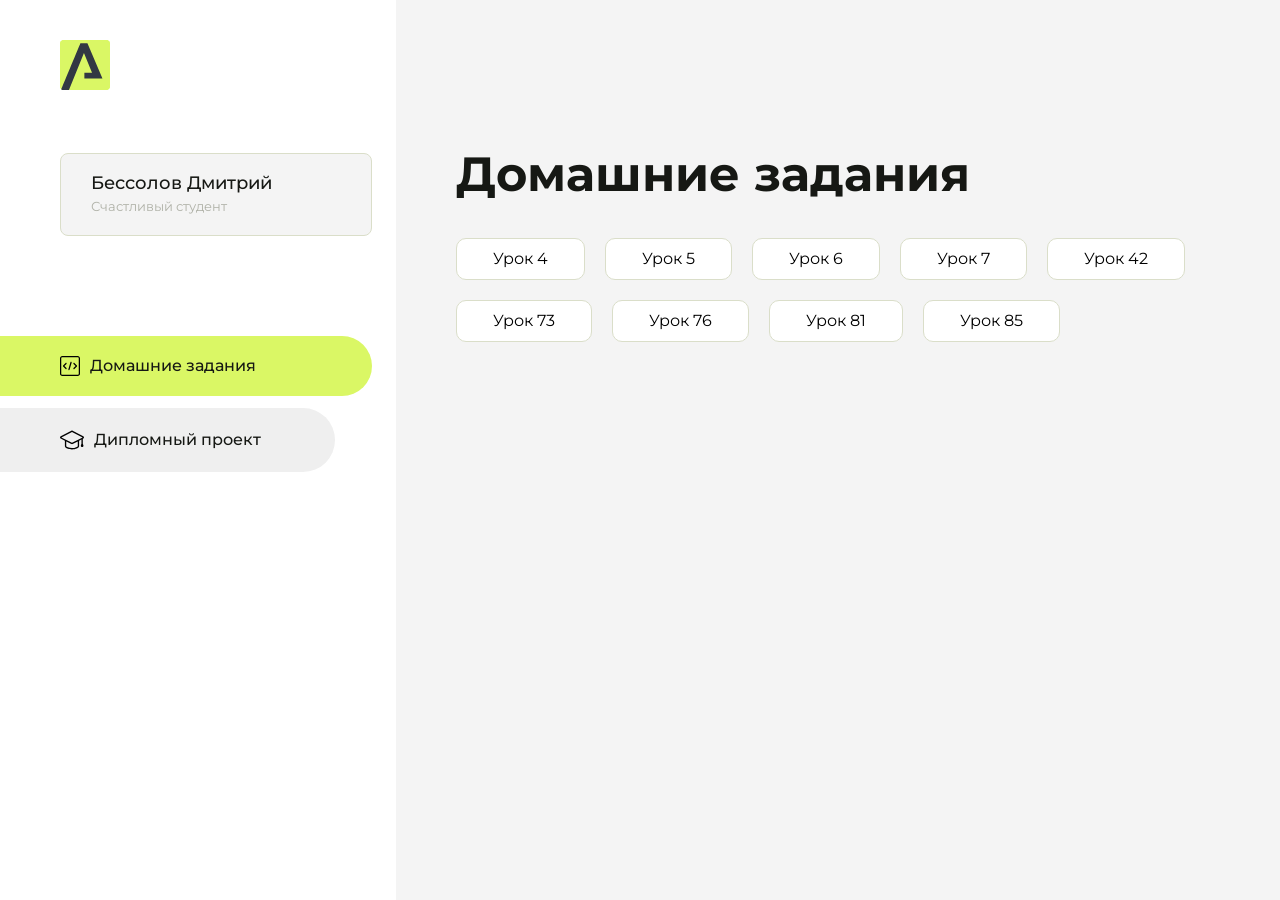
<file: index.html>
<!DOCTYPE html>
<html lang="en">
<head>
    <meta charset="UTF-8">
    <meta name="viewport" content="width=device-width, initial-scale=1.0">
    <title>Домашняя работа</title>
    <link rel="shortcut icon" href="src/logo.ico" type="image/x-icon">
    <link rel="preconnect" href="https://fonts.googleapis.com">
    <link rel="preconnect" href="https://fonts.gstatic.com" crossorigin>
    <link href="https://fonts.googleapis.com/css2?family=Montserrat:wght@400;500;700&family=Rubik:wght@500&display=swap"
          rel="stylesheet">
    <link rel="stylesheet" href="src/style.css">
</head>
<body id="body">
<div class="overlay" id="overlay"></div>
<div class="layout">
    <div class="burger" id="burger">
        <svg viewBox="0 0 24 24" fill="none" xmlns="http://www.w3.org/2000/svg">
            <g id="SVGRepo_bgCarrier" stroke-width="0"></g>
            <g id="SVGRepo_tracerCarrier" stroke-linecap="round" stroke-linejoin="round"></g>
            <g id="SVGRepo_iconCarrier">
                <path d="M4 18L20 18" stroke="#DAF765" stroke-width="2" stroke-linecap="round"></path>
                <path d="M4 12L20 12" stroke="#DAF765" stroke-width="2" stroke-linecap="round"></path>
                <path d="M4 6L20 6" stroke="#DAF765" stroke-width="2" stroke-linecap="round"></path>
            </g>
        </svg>
    </div>
    <aside class="sidebar" id="sidebar">
        <div class="sidebar__inner">
            <div class="logo">
                <svg width="50" height="50" viewBox="0 0 50 50" fill="none" xmlns="http://www.w3.org/2000/svg">
                    <g clip-path="url(#clip0_513_74730)">
                        <path d="M46.17 -0.257004H3.83C1.57281 -0.257004 -0.257 1.57281 -0.257 3.83V46.17C-0.257 48.4272 1.57281 50.257 3.83 50.257H46.17C48.4272 50.257 50.257 48.4272 50.257 46.17V3.83C50.257 1.57281 48.4272 -0.257004 46.17 -0.257004Z"
                              fill="#DAF765"/>
                        <path d="M24.375 38.4H42.461L27.441 3.1585H20.4355C20.4355 3.1585 6.7895 35.881 1.1945 49.294C2.015 50.0275 3.0945 50.257 3.6945 50.257H8.8445L23.954 13.07L32.0465 32.8285H24.375V38.4Z"
                              fill="#323843"/>
                    </g>
                    <defs>
                        <clipPath id="clip0_513_74730">
                            <rect width="50" height="50" fill="white"/>
                        </clipPath>
                    </defs>
                </svg>
            </div>
            <div class="sidebar__user">
                <div class="sidebar__name">Бессолов Дмитрий</div>
                <div class="sidebar__text">Счастливый студент</div>
            </div>
            <div class="sidebar__tabs">
                <div class="sidebar__item">
                    <button class="sidebar__button active" id="tasks">
                        <svg xmlns="http://www.w3.org/2000/svg" width="20" height="20" viewBox="0 0 20 20" fill="none">
                            <g clip-path="url(#clip0_704_74543)">
                                <path d="M17.7083 20H2.29167C1.0275 20 0 18.9725 0 17.7083V2.29167C0 1.0275 1.0275 0 2.29167 0H17.7083C18.9725 0 20 1.0275 20 2.29167V17.7083C20 18.9725 18.9725 20 17.7083 20ZM2.29167 1.25C1.7175 1.25 1.25 1.7175 1.25 2.29167V17.7083C1.25 18.2825 1.7175 18.75 2.29167 18.75H17.7083C18.2825 18.75 18.75 18.2825 18.75 17.7083V2.29167C18.75 1.7175 18.2825 1.25 17.7083 1.25H2.29167Z"
                                      fill="black"/>
                                <path d="M6.04167 13.125C5.88167 13.125 5.72167 13.0642 5.6 12.9417L3.1 10.4417C2.85583 10.1975 2.85583 9.80167 3.1 9.5575L5.6 7.0575C5.84417 6.81333 6.24 6.81333 6.48417 7.0575C6.72833 7.30167 6.72833 7.6975 6.48417 7.94167L4.42583 10L6.48417 12.0583C6.72833 12.3025 6.72833 12.6983 6.48417 12.9425C6.36167 13.0642 6.20167 13.125 6.04167 13.125Z"
                                      fill="black"/>
                                <path d="M8.95833 14.1667C8.9 14.1667 8.84 14.1583 8.78167 14.1417C8.45083 14.0442 8.26083 13.6967 8.35833 13.3658L10.4417 6.28251C10.5392 5.95084 10.8892 5.76417 11.2175 5.85917C11.5483 5.95667 11.7383 6.30417 11.6408 6.63501L9.5575 13.7183C9.47833 13.9908 9.22833 14.1667 8.95833 14.1667Z"
                                      fill="black"/>
                                <path d="M13.9583 13.125C13.7983 13.125 13.6383 13.0642 13.5167 12.9417C13.2725 12.6975 13.2725 12.3017 13.5167 12.0575L15.575 9.99916L13.5167 7.94083C13.2725 7.69666 13.2725 7.30083 13.5167 7.05666C13.7608 6.81249 14.1567 6.81249 14.4008 7.05666L16.9008 9.55666C17.145 9.80083 17.145 10.1967 16.9008 10.4408L14.4008 12.9408C14.2783 13.0642 14.1183 13.125 13.9583 13.125Z"
                                      fill="black"/>
                            </g>
                            <defs>
                                <clipPath id="clip0_704_74543">
                                    <rect width="20" height="20" fill="white"/>
                                </clipPath>
                            </defs>
                        </svg>
                        <span>Домашние задания</span></button>
                </div>
                <div class="sidebar__item">
                    <button class="sidebar__button" id="diplom">
                        <svg xmlns="http://www.w3.org/2000/svg" width="24" height="24" viewBox="0 0 24 24" fill="none">
                            <g clip-path="url(#clip0_704_74553)">
                                <path d="M23.2628 10.5971C23.7176 10.365 24 9.90375 24 9.39337C24 8.883 23.7176 8.42175 23.2628 8.18962L12.6135 2.75362C12.2291 2.55824 11.7705 2.55787 11.3854 2.75399L0.736875 8.19C0.282375 8.42175 0 8.883 0 9.39337C0 9.90375 0.282375 10.365 0.736875 10.5971L4.89038 12.7177V18.2074C4.89038 19.8154 8.412 21.393 12 21.393C15.5884 21.393 19.1096 19.815 19.1096 18.2074V12.7174L21.4609 11.517V15.8017L20.901 17.2305C20.7409 17.6389 20.7934 18.0994 21.0405 18.4616C21.2876 18.8246 21.6979 19.041 22.1366 19.041C22.5754 19.041 22.9852 18.8246 23.2324 18.462C23.4795 18.099 23.532 17.6385 23.3719 17.2301L22.8124 15.8021V10.827L23.2628 10.5971ZM17.7623 18.1721C17.6198 18.6375 15.3491 20.0419 12 20.0419C8.65088 20.0419 6.38025 18.6375 6.2415 18.2074V12.3037L6.23887 12.3019C6.23812 12.057 6.1065 11.8207 5.87325 11.7019L1.3515 9.39337L12 3.95737L22.6489 9.39337L12 14.8294L5.87325 11.7019C5.54063 11.5331 4.6695 11.6674 4.5 12C4.33012 12.3322 4.55813 12.5479 4.89038 12.7177L11.3857 16.0331C11.5781 16.1314 11.7889 16.1805 12 16.1805C12.2107 16.1805 12.4222 16.1314 12.6146 16.0331L17.7593 13.407L17.7623 18.1721Z"
                                      fill="black"/>
                            </g>
                            <defs>
                                <clipPath id="clip0_704_74553">
                                    <rect width="24" height="24" fill="white"/>
                                </clipPath>
                            </defs>
                        </svg>
                        <span>Дипломный проект</span></button>
                </div>
            </div>
        </div>

    </aside>
    <div class="content">
        <div class="container">
            <div class="content__block" id="tasksBlock">
                <div class="content__title">Домашние задания</div>
                <ul class="content__list">
                    <li class="content__list-item">
                        <a href="666/index.html">Урок 4</a>
                    </li>
                <li class="content__list-item">
                        <a href="888/article.html">Урок 5</a>
                    </li>
                                    <li class="content__list-item">
                        <a href="999/index.html">Урок 6</a>
                    </li>
                    <li class="content__list-item">
                        <a href="1561/article.html">Урок 7</a>
                    </li>
                     <li class="content__list-item">
                        <a href="3344/index.html">Урок 42</a>
                    </li>
                    <li class="content__list-item">
                        <a href="3344/index.html">Урок 73</a>
                    </li>
                     <li class="content__list-item">
                        <a href="1561/index.html">Урок 76</a>
                    </li>
                    <li class="content__list-item">
                        <a href="1464/iindex.html">Урок 81</a>
                    </li>
                     <li class="content__list-item">
                        <a href="1464/iindex.html">Урок 85</a>
                    </li>
                </ul>
            </div>
            <div class="content__block hidden" id="diplomBlock">
                <div class="content__title">Дипломный проект</div>
                <div class="content__list-diplom">
                    <a href="ПАПКА-С-НОМЕРОМ-УРОКА">Ссылка на ДЗ</a>
                </div>
                <div class="content__decor">
                    <div class="content__decor-text">Давай проверим, чему ты научился!</div>
                    <div class="content__decor-img">
                        <img src="src/decor.png" alt="decor">
                    </div>
                </div>
            </div>
        </div>
    </div>
</div>
<script src="src/index.js"></script>
</body>
</html>
</file>
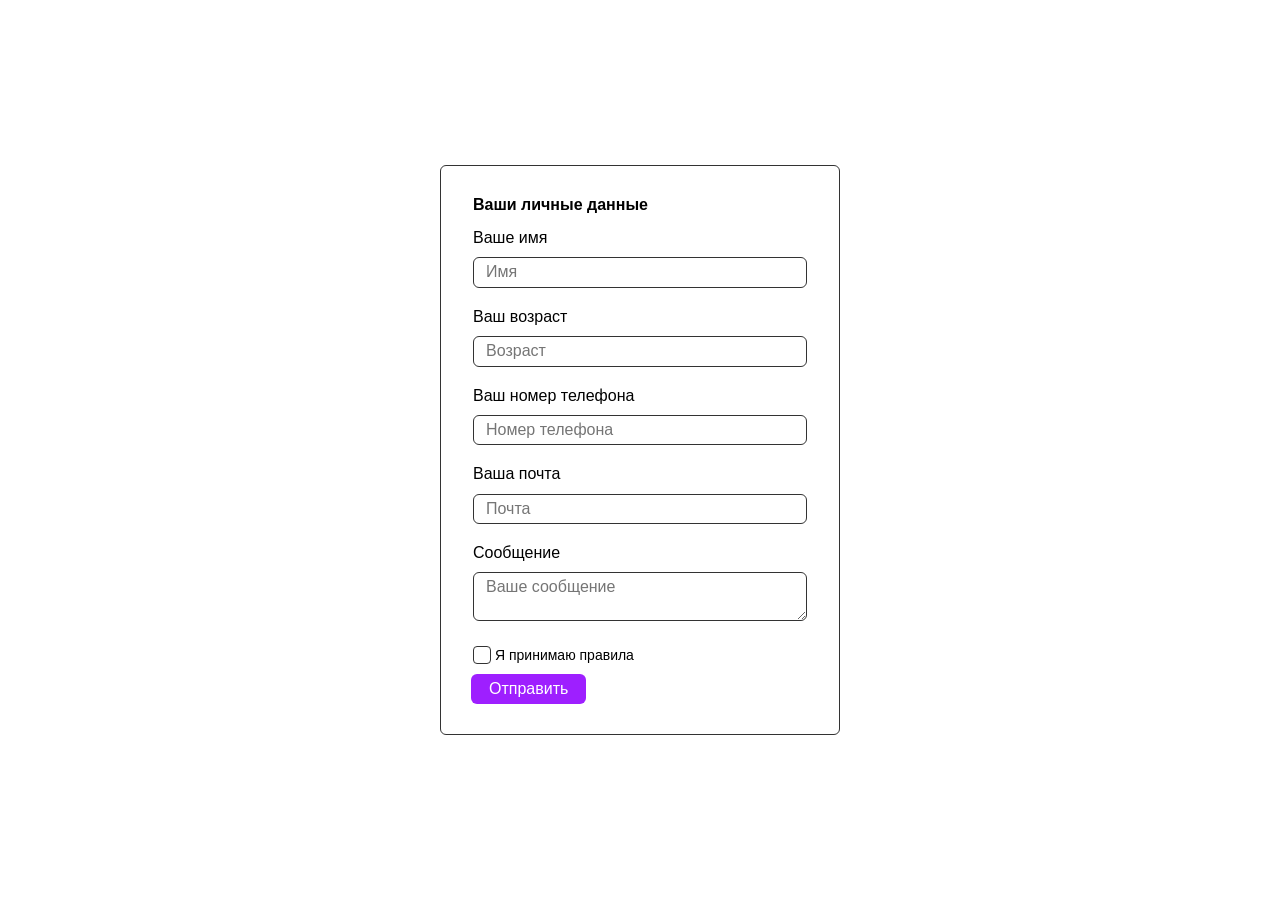
<file: 3344/index.html>
<!DOCTYPE html>
<html lang="ru">
  <head>
    <meta charset="UTF-8" />
    <meta name="viewport" content="width=device-width, initial-scale=1.0" />
    <title>Стилизация формы</title>
    <link rel="stylesheet" href="./css/normalize.css" />
    <link rel="stylesheet" href="./css/style.css" />
  </head>
  <body>
    <form class="form">
      <fieldset class="form-group">
        <legend class="form-group-title">Ваши личные данные</legend>
        <label for="name" class="label">Ваше имя</label>
        <input
          id="name"
          class="input"
          type="text"
          placeholder="Имя"
          name="name"
          required
        />
        <label for="age" class="label">Ваш возраст</label>
        <input
          id="age"
          class="input"
          type="number"
          placeholder="Возраст"
          name="age"
          required
        />
        <label for="phone" class="label">Ваш номер телефона</label>
        <input
          id="phone"
          class="input"
          type="tel"
          placeholder="Номер телефона"
          name="phone"
          required
        />
        <label for="email" class="label">Ваша почта</label>
        <input
          id="email"
          class="input"
          type="email"
          placeholder="Почта"
          name="email"
          required
        />
      </fieldset>
      <fieldset class="form-group">
        <label for="message" class="label">Сообщение</label>
        <textarea
          id="message"
          class="textarea"
          placeholder="Ваше сообщение"
          name="message"
          required
        ></textarea>
        <label class="label checkbox-label">
          <input class="checkbox" type="checkbox" name="checkbox" required />
          <span class="checkbox-text">Я принимаю правила</span>
        </label>
      </fieldset>
      <button class="button">Отправить</button>
    </form>
  </body>
</html>
</file>
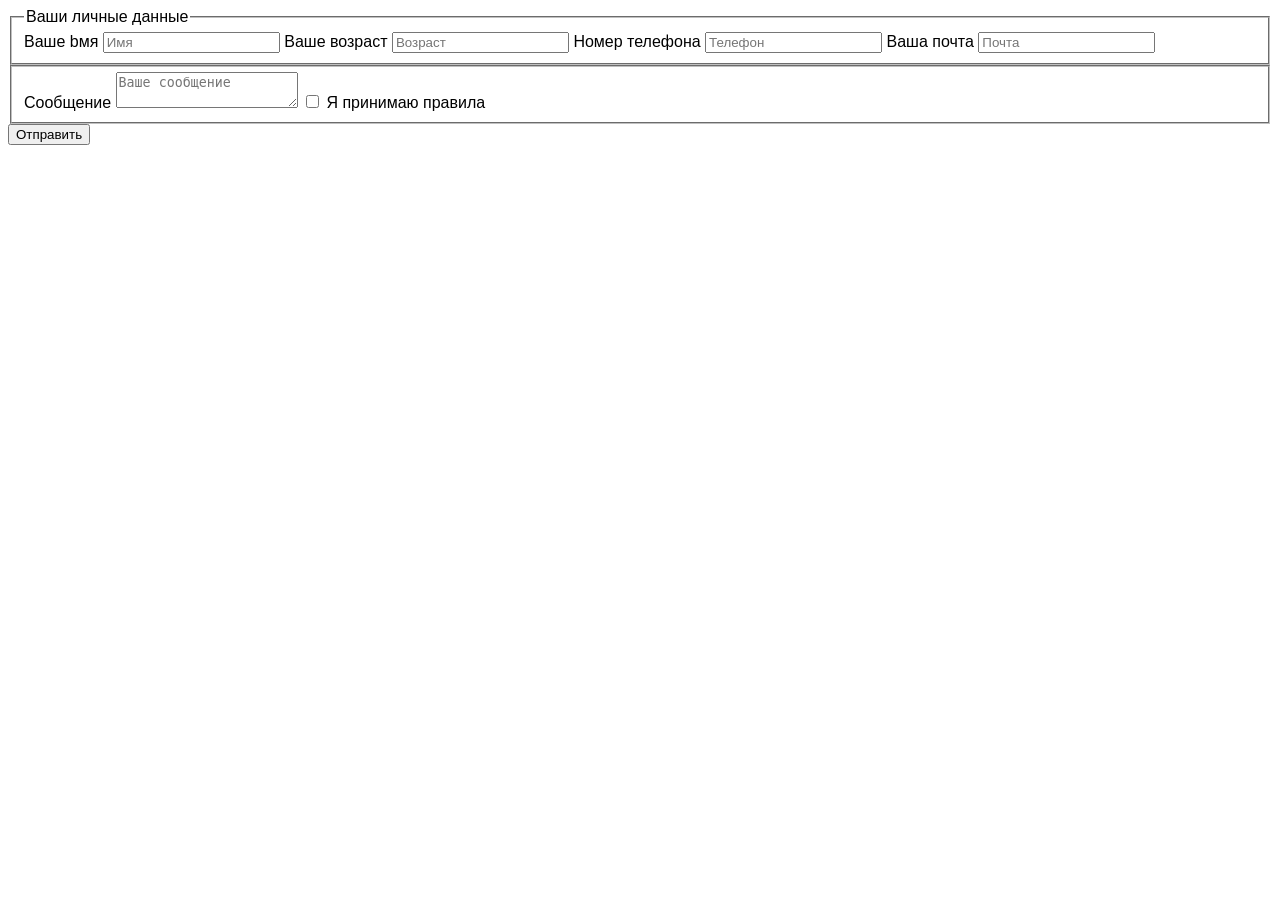
<file: 666/index.html>
<html lang="en">
<head>
    <meta charset="UTF-8">
    <meta name="viewport" content="width=device-width, initial-scale=1.0">
    <title>ДЗ номер 4 или 3 не помню </title>
    <link rel="stylesheet" href="./css/style.css">
</head>
<body>
  <form class="zxc">
    <fieldset class="six">
      <legend class="seven">Ваши личные данные</legend>
      <label for="qwe" class="qwe">Ваше bмя </label>
      <input type="text" name="name" id="qwe" placeholder="Имя" required>


      <label for="zxc">Ваше возраст </label>
      <input type="number" name="age" id="zxc" placeholder="Возраст" required>

      <label for="rty">Номер телефона  </label>
      <input type="tel" name="phone" id="rty" placeholder="Телефон" required>

      <label for="asd"> Ваша почта   </label>
      <input type="email" name="email" id="asd" placeholder="Почта" required>



    </fieldset>
    <fieldset class="six">
      <label for="messrnge">Сообщение</label>
      <textarea name="messrnge" id="messrnge" class="ghj" placeholder="Ваше сообщение" required></textarea>
<label class="label">
  <input type="checkbox" class="checkbox" name="checkbox" required>
   Я принимаю правила 
</label>
    </fieldset>
    <button class="button">Отправить</button>
  </form>
</body>
</html>
</file>
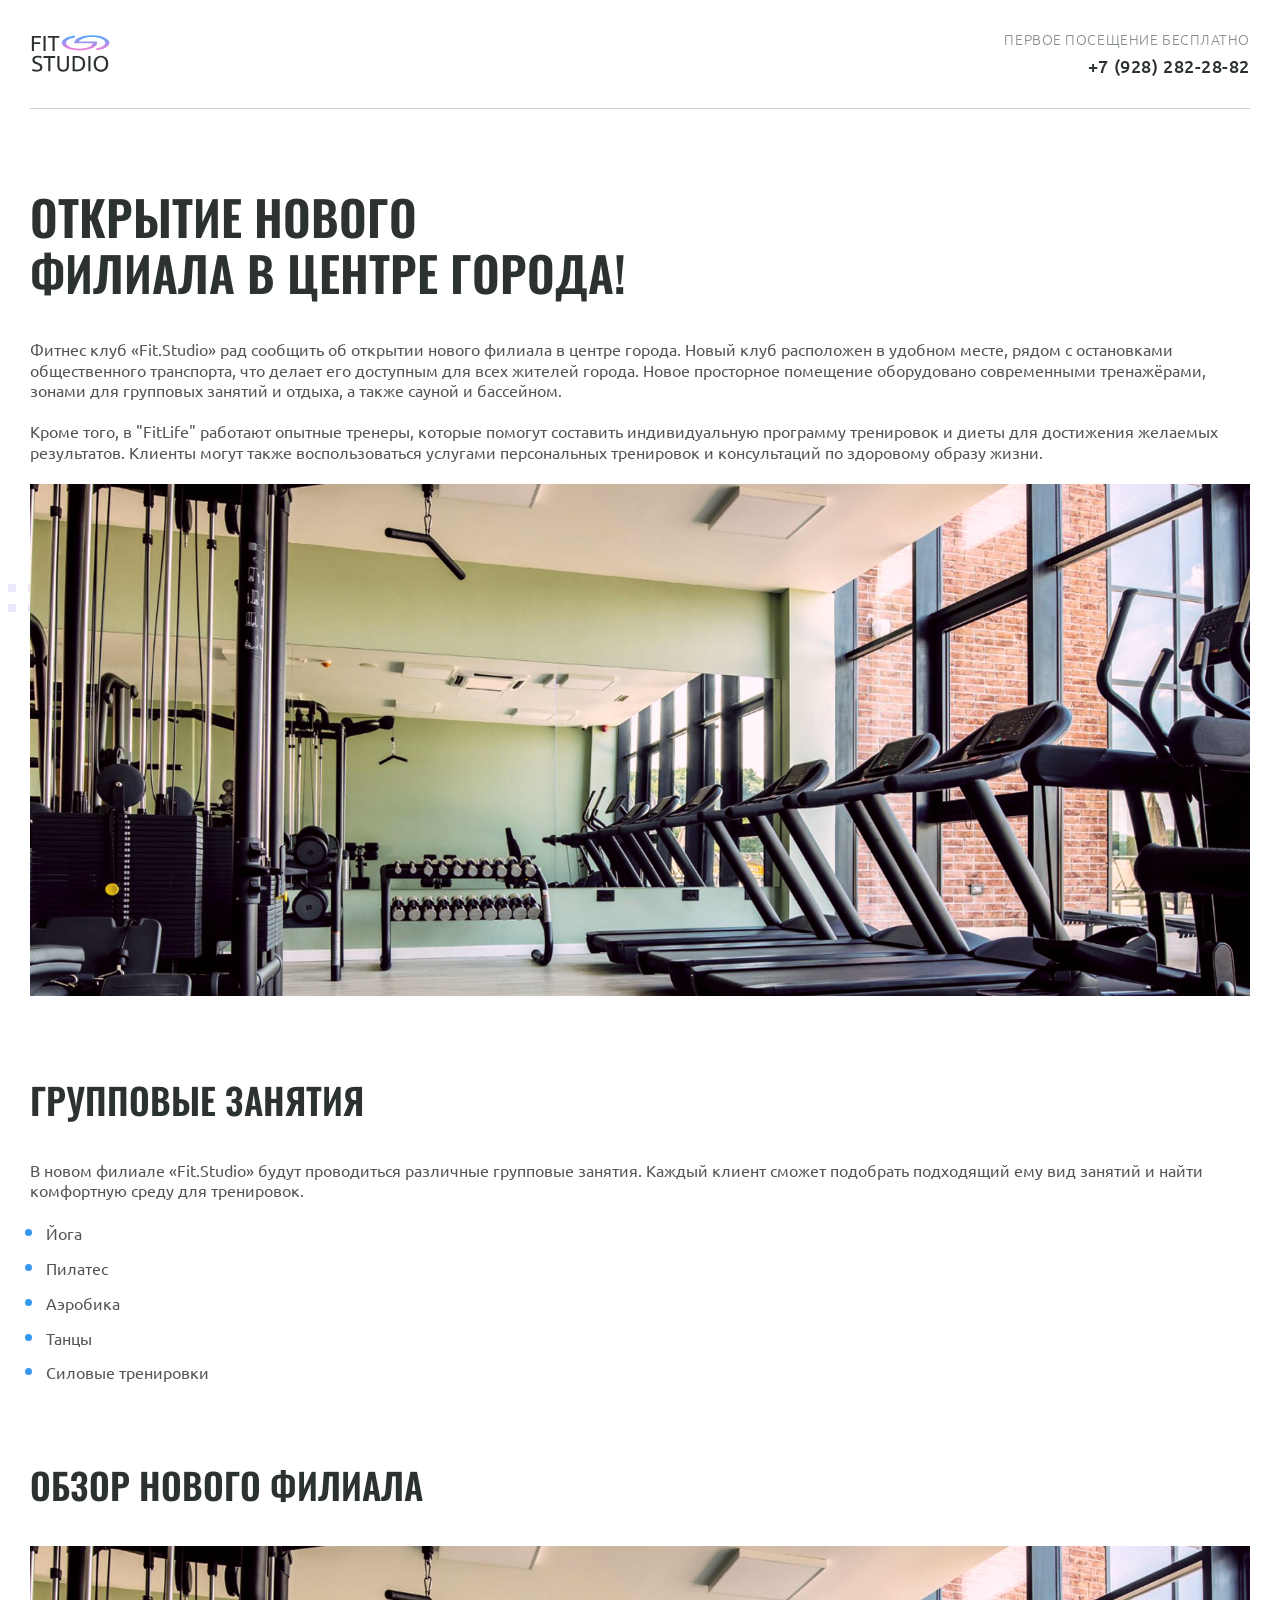
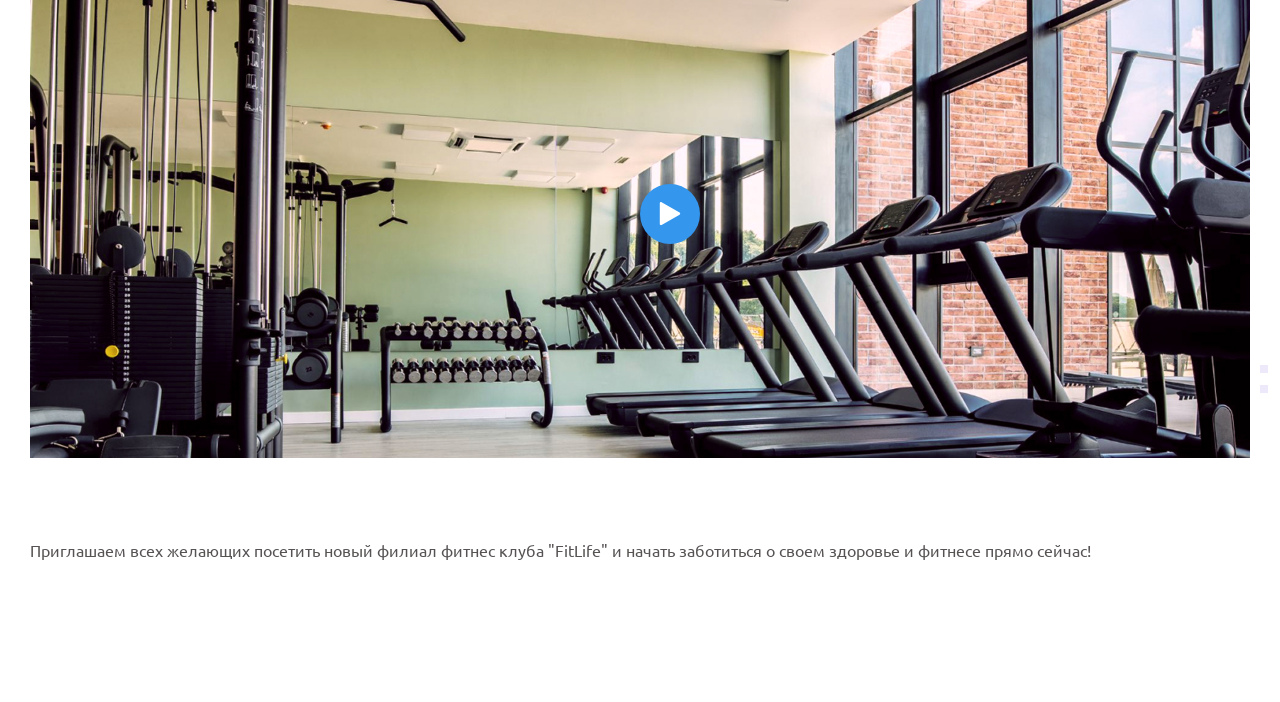
<file: 1464/article.html>
<!DOCTYPE html>
<html lang="ru">

<head>
    <meta charset="UTF-8">
    <meta name="viewport" content="width=device-width, initial-scale=1.0">
    <title>Заголовок</title>
    <link rel="stylesheet" href="./css/normalize.css">
    <link rel="stylesheet" href="./css/fonts.css">
    <link rel="stylesheet" href="./css/globas.css">
    <link rel="stylesheet" href="./css/header.css">
    <link rel="stylesheet" href="./css/article.css">
     <link rel="stylesheet" href="./css/footer.css">
    <link rel=" icon" href="./img/gym-svgrepo-com.svg" sizes="128x128" type="image/svg+xml">
</head>

<body>

    <header class="header">
        <div class="container ">
            <div class="header-inner">
                <a href="/">
                    <img src="./img/logo-icon.svg" width="84" height="45" alt="логотив Fit studio">
                </a>
                <div class="phone text-sub">
                    <p>Первое посещение бесплатно</p>
                    <a href="tel:+79282822882">+7 (928) 282-28-82</a>
                </div>
            </div>
        </div>
    </header>
    <article class="article">
        <div class="container">
            <h1 class="title-large">Открытие нового филиала в центре города!</h1>
            <p class="article-text">Фитнес клуб «Fit.Studio» рад сообщить об открытии нового филиала в центре города.
                Новый клуб расположен в удобном месте, рядом с остановками общественного транспорта, что делает
                его доступным для всех жителей города. Новое просторное помещение оборудовано современными тренажёрами,
                зонами для групповых занятий и отдыха, а также сауной и бассейном.</p>

            <p class="article-text article-mb-1">Кроме того, в "FitLife" работают опытные тренеры, которые помогут
                составить индивидуальную программу тренировок и диеты для достижения желаемых результатов. Клиенты могут
                также воспользоваться услугами персональных тренировок и консультаций по здоровому образу жизни.</p>

            <div class="article-decor-wrapper  article-decor-wrapper-1 article-mb-1">
                <img class="img" src="./img/gym-img.jpg" width="1220" height="512" alt="Тренажерный зал ">
            </div>
            <h2 class=" title-large  article-title-medium">Групповые занятия</h2>
            <p class="article-text">
                В новом филиале «Fit.Studio» будут проводиться различные групповые занятия. Каждый клиент сможет
                подобрать подходящий ему вид занятий и найти комфортную среду для тренировок.</p>
            <ul class="article-list article-text article-mb-1">
                <li class="article-item">Йога</li>
                <li class="article-item">Пилатес</li>
                <li class="article-item">Аэробика</li>
                <li class="article-item">Танцы</li>
                <li class="article-item">Силовые тренировки</li>
            </ul>
            <h2 class=" title-large article-title-medium ghy">Обзор нового филиала</h2>
            <div class="article-decor-wrapper article-decor-wrapper-2 article-mb-2 ">
                <button class="article-play-button">
                    <img src="./img/Polygon 1.svg" width="24" height="24" alt="Запустить ">
                </button>

                <img class="img" src="./img/gym-img.jpg" width="1220" height="512" alt="Тренажерный зал ">
            </div>
            <p class="article-text">
                Приглашаем всех желающих посетить новый филиал фитнес клуба "FitLife" и начать заботиться о своем
                здоровье и фитнесе прямо сейчас!
            </p>

        </div>
    </article>

</body>

</html>
</file>
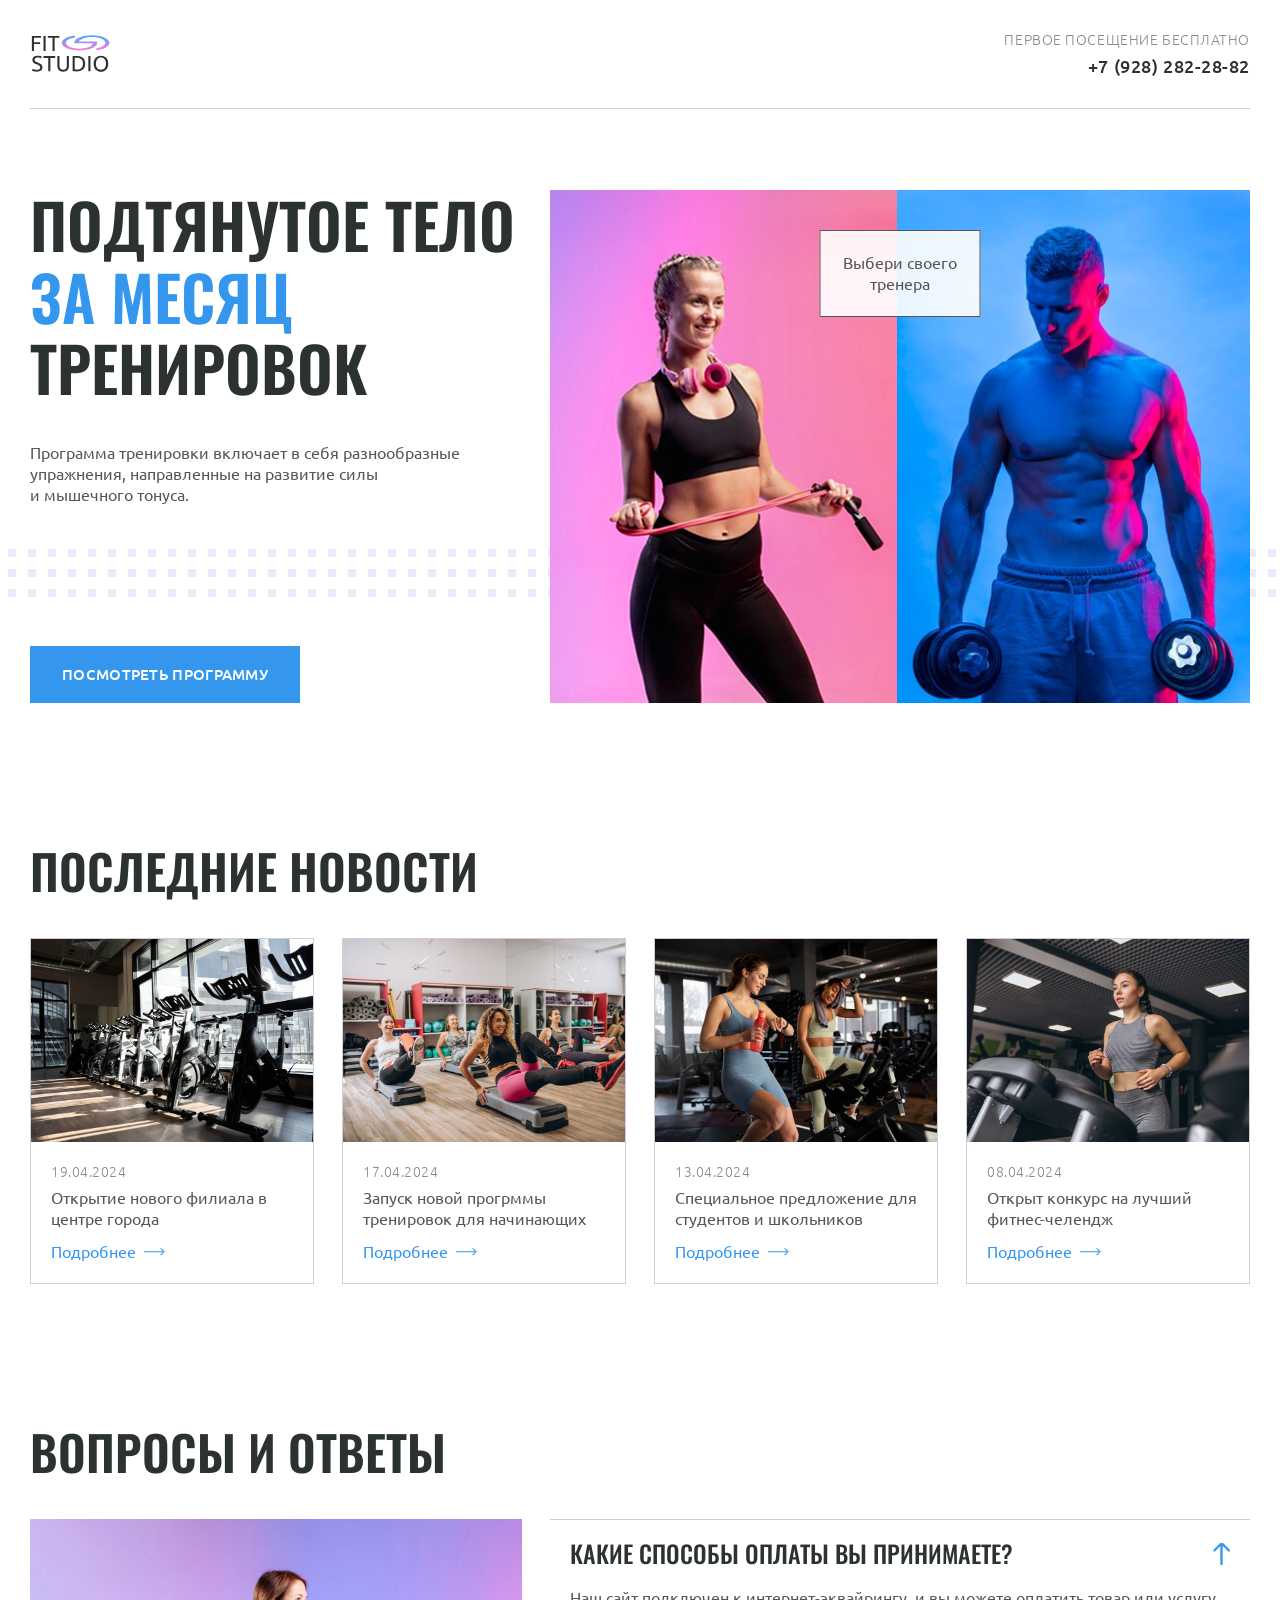
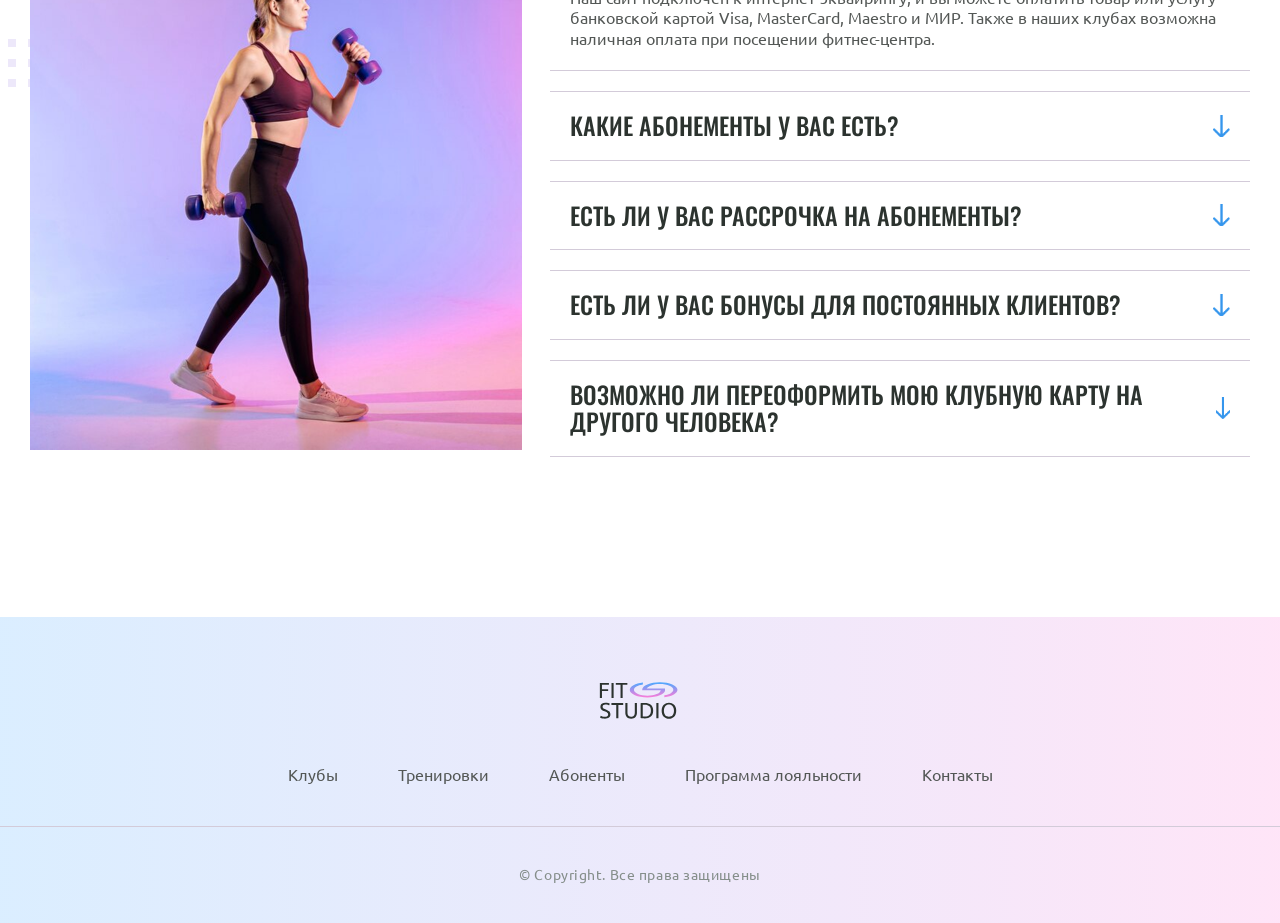
<file: 1464/iindex.html>
<!DOCTYPE html>
<html lang="en">

<head>
    <meta charset="UTF-8">
    <meta name="viewport" content="width=device-width, initial-scale=1.0">
    <title>Fit Studio - Главная</title>
    <link rel="stylesheet" href="./css/normalize.css">
    <link rel="stylesheet" href="./css/fonts.css">
    <link rel="stylesheet" href="./css/globas.css">
    <link rel="stylesheet" href="./css/header.css">
    <link rel="stylesheet" href="./css/index.css">
    <link rel="stylesheet" href="./css/footer.css">
    <link rel=" icon" href="./img/gym-svgrepo-com.svg" sizes="128x128" type="image/svg+xml">

</head>

<body>
    <header class="header">
        <div class="container ">
            <div class="header-inner">
                <a href="/">
                    <img src="./img/logo-icon.svg" width="84" height="45" alt="логотив Fit studio">
                </a>
                <div class="phone text-sub">
                    <p>Первое посещение бесплатно</p>
                    <a href="tel:+79282822882">+7 (928) 282-28-82</a>
                </div>
            </div>
        </div>
    </header>
    <section class="hero section">
        <div class="container hero-container">
            <div class="hero-info">
                <h1>Подтянутое тело <strong>за месяц</strong> тренировок</h1>
                <p class="text">Программа тренировки включает в себя разнообразные упражнения, направленные на развитие
                    силы и мышечного тонуса.</p>
                <a href="#" class="button"> Посмотреть программу</a>
            </div>
            <div class="hero-images">
                <p class="text hero-choose">Выбери своего тренера</p>
                <img src="./img/Rectangle 1.png" width="347" height="513" alt=" Спортивная девушка держит скакалку">
                <img src="./img/Rectangle 3.png" width="353" height="513" alt=" Спортивый мужчина держит гантели">
            </div>
        </div>
    </section>
    <section class="news section">
        <div class="container">
            <h2 class="title-large">Последние новости </h2>
            <div class="news-container">
                <article class="news-article">
                    <header>
                        <img src="./img/news-1.png" alt="велодороржки в спортивном зале" width="284" height="203">
                        <div class="news-info">
                            <time class="news-date  text-sub" datetime="2024.04.19">19.04.2024</time>
                            <h3 class="text">Открытие нового филиала в центре города</h3>
                        </div>
                    </header>
                    <footer>
                        <a class="news-link" href="article.html">Подробнее</a>
                    </footer>
                </article>
                <article class="news-article">
                    <header>
                        <img src="./img/news-2.png" alt="Группа женщин заниметься йогой " width="284" height="203">
                        <div class="news-info">
                            <time class="news-date  text-sub" datetime="2024.04.17">17.04.2024</time>
                            <h3 class="text">Запуск новой прогрммы тренировок для начинающих </h3>
                        </div>
                    </header>
                    <footer>
                        <a class="news-link" href="article.html">Подробнее</a>
                    </footer>
                </article>
                <article class="news-article">
                    <header>
                        <img src="./img/news-3.png" alt="2 девушки на велике " width="284" height="203">
                        <div class="news-info">
                            <time class="news-date  text-sub" datetime="2024.04.13">13.04.2024</time>
                            <h3 class="text">Специальное предложение для студентов и школьников </h3>
                        </div>
                    </header>
                    <footer>
                        <a class="news-link" href="article.html">Подробнее</a>
                    </footer>
                </article>
                <article class="news-article">
                    <header>
                        <img src="./img/news-4.png" alt="Девушка на бкговой дорожке " width="284" height="203">
                        <div class="news-info">
                            <time class="news-date  text-sub" datetime="2024.04.08">08.04.2024</time>
                            <h3 class="text">Открыт конкурс на лучший фитнес-челендж </h3>
                        </div>
                    </header>
                    <footer>
                        <a class="news-link" href="article.html">Подробнее</a>
                    </footer>
                </article>
            </div>
        </div>
    </section>
    <section class="faq section">
        <div class="container">
            <h2 class="title-large">Вопросы и ответы</h2>
            <div class="faq-container">
                <img src="./img/sporty-woman.png" width="494" height="531" alt="Спортивная девушка с гантелями">
                <div>
                    <details name="faq" open>
                        <summary class="title-medium">Какие способы оплаты вы принимаете?</summary>
                       <p class="text">Наш сайт подключен к интернет-эквайрингу, и вы можете оплатить товар или услугу банковской картой Visa, MasterCard, Maestro и МИР.
                        Также в наших клубах возможна наличная оплата при посещении фитнес-центра.</p>
                    </details>
                    <details name="faq">
                        <summary class="title-medium">Какие абонементы у вас есть?</summary>
                       <p class="text">Наш сайт подключен к интернет-эквайрингу, и вы можете оплатить товар или услугу банковской картой Visa, MasterCard, Maestro и МИР.
                        Также в наших клубах возможна наличная оплата при посещении фитнес-центра.</p>
                    </details>
                     <details name="faq">
                        <summary class="title-medium">Есть ли у вас рассрочка на абонементы?</summary>
                       <p class="text">Наш сайт подключен к интернет-эквайрингу, и вы можете оплатить товар или услугу банковской картой Visa, MasterCard, Maestro и МИР.
                        Также в наших клубах возможна наличная оплата при посещении фитнес-центра.</p>
                    </details>
                     <details name="faq">
                        <summary class="title-medium">Есть ли у вас бонусы для постоянных клиентов?</summary>
                       <p class="text">Наш сайт подключен к интернет-эквайрингу, и вы можете оплатить товар или услугу банковской картой Visa, MasterCard, Maestro и МИР.
                        Также в наших клубах возможна наличная оплата при посещении фитнес-центра.</p>
                    </details>
                      <details name="faq">
                        <summary class="title-medium">Возможно ли переоформить мою клубную карту на другого человека?</summary>
                       <p class="text">Наш сайт подключен к интернет-эквайрингу, и вы можете оплатить товар или услугу банковской картой Visa, MasterCard, Maestro и МИР.
                        Также в наших клубах возможна наличная оплата при посещении фитнес-центра.</p>
                    </details>
                </div>
            </div>
        </div>
    </section>
    <footer class="footer">
        <div class="footer-top">
            <div class="container">
                <a class="footer-logo" href="/">
                    <img src="./img/logo-icon.svg" width="84" height="45" alt="логотив Fit studio">
                </a>
                <nav class="menu">
                    <ul>
                        <li><a href="#">Клубы</a></li>
                        <li><a href="#">Тренировки</a></li>
                        <li><a href="#">Абоненты</a></li>
                        <li><a href="#">Программа лояльности</a></li>
                        <li><a href="#">Контакты</a></li>
                    </ul>
                </nav>
            </div>
        </div>
        <div class="container">
            <p class="copyright"> &copy; Copyright. Все права защищены</p>
        </div>
    </footer>

</body>

</html>
</file>
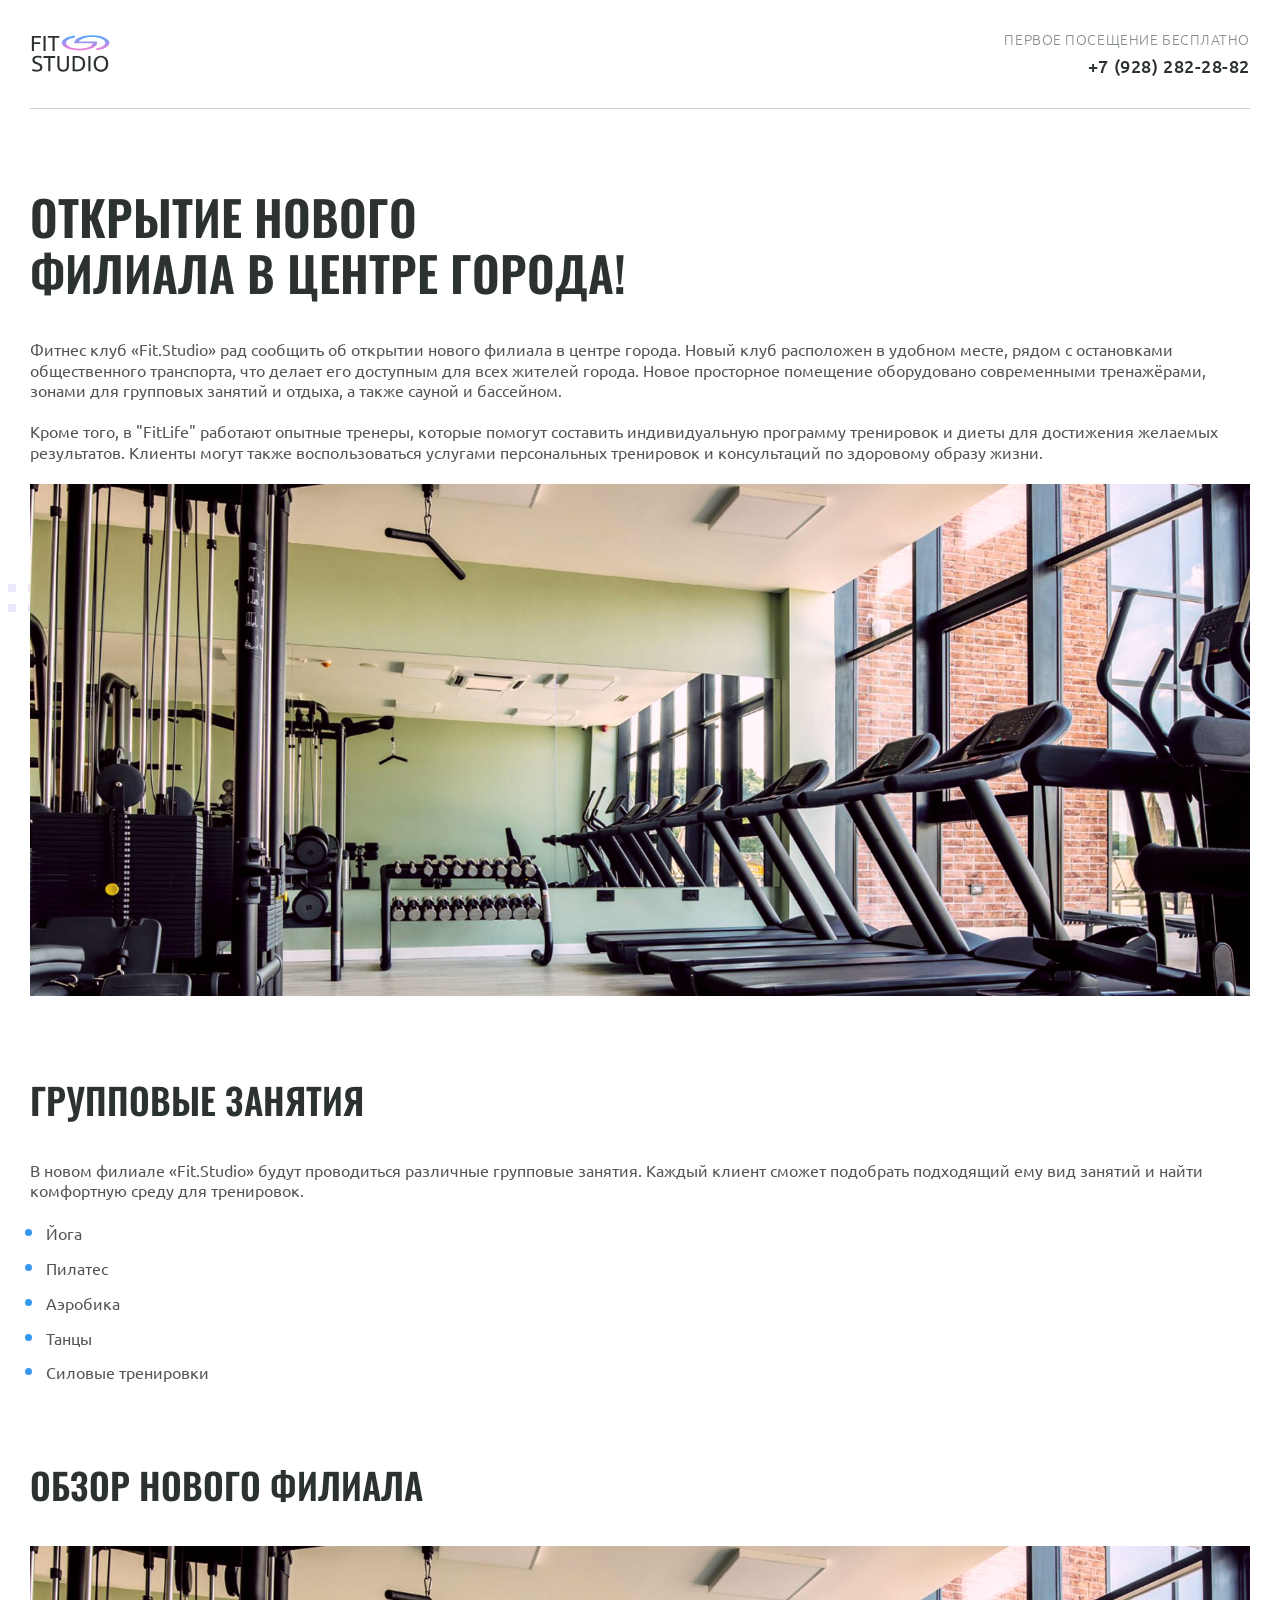
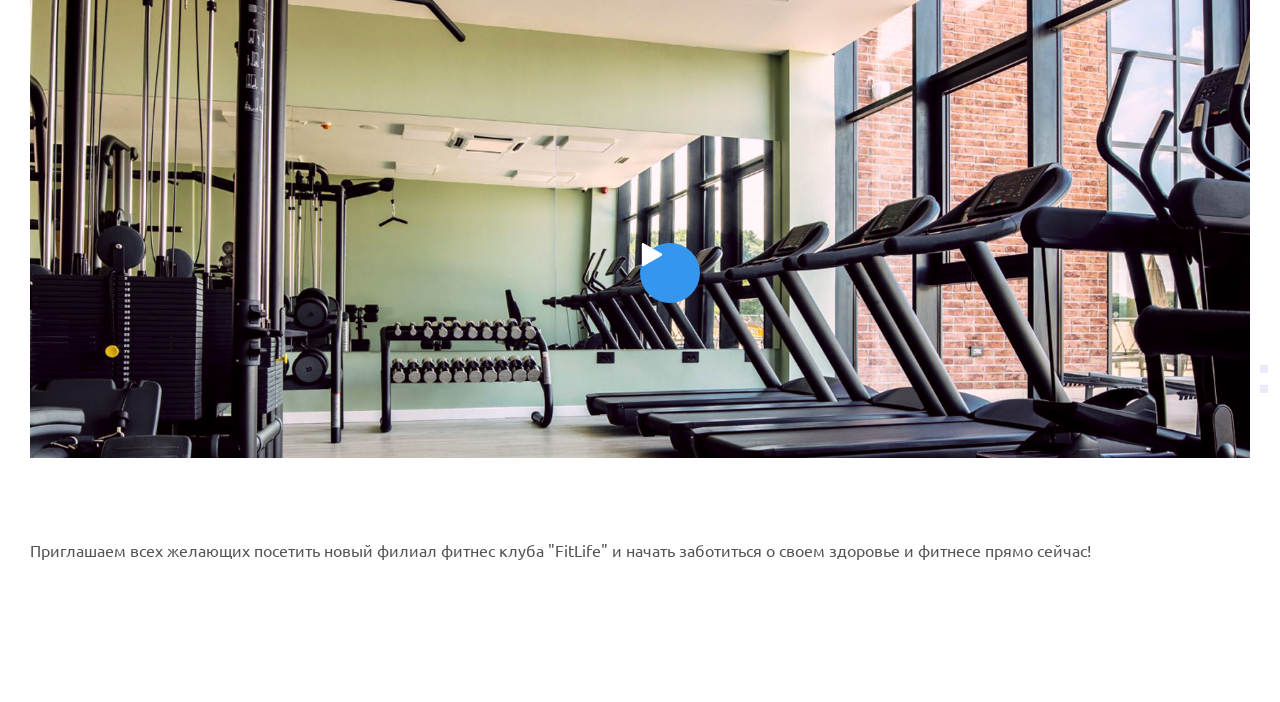
<file: 1561/article.html>
<!DOCTYPE html>
<html lang="ru">

<head>
    <meta charset="UTF-8">
    <meta name="viewport" content="width=device-width, initial-scale=1.0">
    <title>Заголовок</title>
    <link rel="stylesheet" href="./css/normalize.css">
    <link rel="stylesheet" href="./css/fonts.css">
    <link rel="stylesheet" href="./css/globas.css">
    <link rel="stylesheet" href="./css/header.css">
    <link rel="stylesheet" href="./css/article.css">
     <link rel="stylesheet" href="./css/footer.css">
    <link rel=" icon" href="./img/gym-svgrepo-com.svg" sizes="128x128" type="image/svg+xml">
</head>

<body>

    <header class="header">
        <div class="container ">
            <div class="header-inner">
                <a href="/">
                    <img src="./img/logo-icon.svg" width="84" height="45" alt="логотив Fit studio">
                </a>
                <div class="phone">
                    <p>Первое посещение бесплатно</p>
                    <a href="tel:+79282822882">+7 (928) 282-28-82</a>
                </div>
            </div>
        </div>
    </header>
    <article class="article">
        <div class="container">
            <h1 class="article-title article-title-large">Открытие нового филиала в центре города!</h1>
            <p class="article-text">Фитнес клуб «Fit.Studio» рад сообщить об открытии нового филиала в центре города.
                Новый клуб расположен в удобном месте, рядом с остановками общественного транспорта, что делает
                его доступным для всех жителей города. Новое просторное помещение оборудовано современными тренажёрами,
                зонами для групповых занятий и отдыха, а также сауной и бассейном.</p>

            <p class="article-text article-mb-1">Кроме того, в "FitLife" работают опытные тренеры, которые помогут
                составить индивидуальную программу тренировок и диеты для достижения желаемых результатов. Клиенты могут
                также воспользоваться услугами персональных тренировок и консультаций по здоровому образу жизни.</p>

            <div class="article-decor-wrapper  article-decor-wrapper-1 article-mb-1">
                <img class="img" src="./img/gym-img.jpg" width="1220" height="512" alt="Тренажерный зал ">
            </div>
            <h2 class="article-title article-title-medium">Групповые занятия</h2>
            <p class="article-text">
                В новом филиале «Fit.Studio» будут проводиться различные групповые занятия. Каждый клиент сможет
                подобрать подходящий ему вид занятий и найти комфортную среду для тренировок.</p>
            <ul class="article-list article-text article-mb-1">
                <li class="article-item">Йога</li>
                <li class="article-item">Пилатес</li>
                <li class="article-item">Аэробика</li>
                <li class="article-item">Танцы</li>
                <li class="article-item">Силовые тренировки</li>
            </ul>
            <h2 class="article-title article-title-medium ghy">Обзор нового филиала</h2>
            <div class="article-decor-wrapper article-decor-wrapper-2 article-mb-2 ">
                <button class="article-play-button">
                    <img src="./img/Polygon 1.svg" width="24" height="24" alt="Запустить ">
                </button>

                <img class="img" src="./img/gym-img.jpg" width="1220" height="512" alt="Тренажерный зал ">
            </div>
            <p class="article-text">
                Приглашаем всех желающих посетить новый филиал фитнес клуба "FitLife" и начать заботиться о своем
                здоровье и фитнесе прямо сейчас!
            </p>

        </div>
    </article>

</body>

</html>
</file>
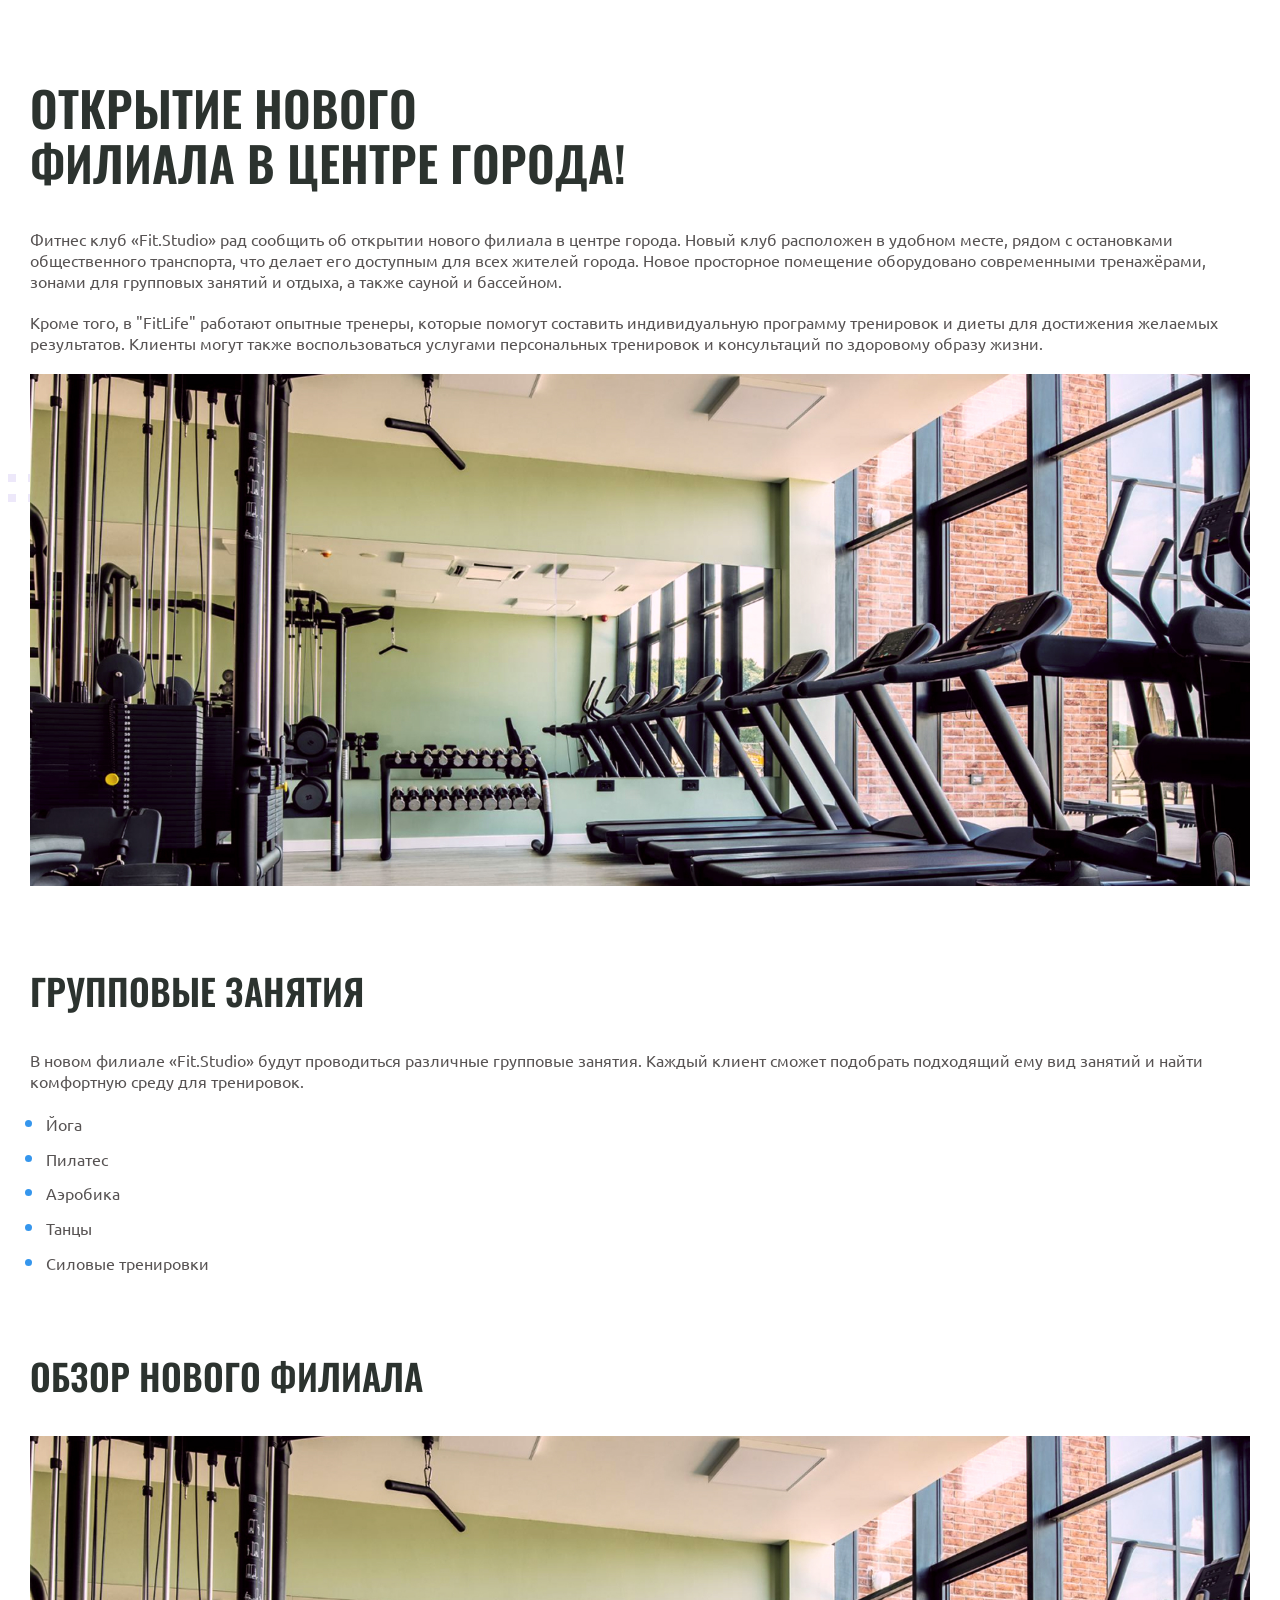
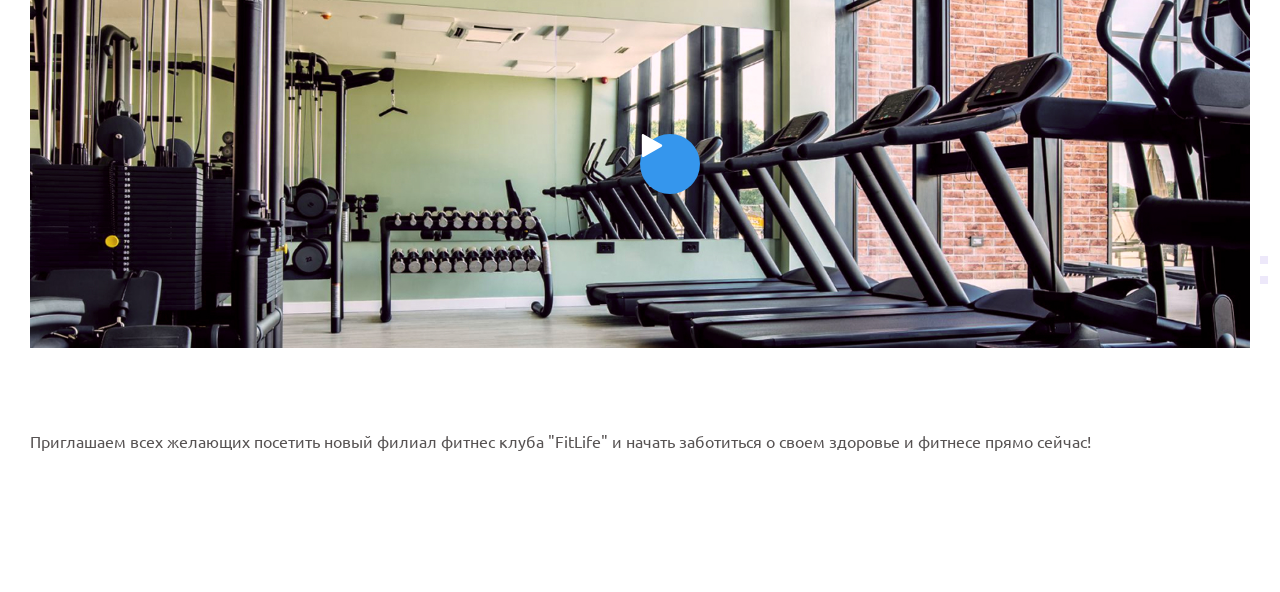
<file: 888/article.html>
<!DOCTYPE html>
<html lang="ru">
<head>
    <meta charset="UTF-8">
    <meta name="viewport" content="width=device-width, initial-scale=1.0">
    <title>Заголовок</title>
   <link rel="stylesheet" href="./css/normalize.css">
    <link rel="stylesheet" href="./css/fonts.css">
    <link rel="stylesheet" href="./css/article.css">
</head>
<body>
    
    <article class="article"> 
         <div class="container">
            <h1 class="article-title article-title-large">Открытие нового филиала в центре города!</h1>
            <p class="article-text">Фитнес клуб «Fit.Studio» рад сообщить об открытии нового филиала в центре города. Новый клуб расположен в удобном месте, рядом с остановками общественного транспорта, что делает его доступным для всех жителей города. Новое просторное помещение оборудовано современными тренажёрами, зонами для групповых занятий и отдыха, а также сауной и бассейном.</p>

            <p class="article-text article-mb-1">Кроме того, в "FitLife" работают опытные тренеры, которые помогут составить индивидуальную программу тренировок и диеты для достижения желаемых результатов. Клиенты могут также воспользоваться услугами персональных тренировок и консультаций по здоровому образу жизни.</p>

<div class="article-decor-wrapper  article-decor-wrapper-1 article-mb-1">
    <img  class="img" src="./img/gym-img.jpg" width="1220"  height="512" alt="Тренажерный зал ">
</div>
        <h2 class="article-title article-title-medium">Групповые занятия</h2>
        <p class="article-text">
            В новом филиале «Fit.Studio» будут проводиться различные групповые занятия. Каждый клиент сможет подобрать подходящий ему вид занятий и найти комфортную среду для тренировок.</p>
<ul class="article-list article-text article-mb-1">
    <li class="article-item">Йога</li>
    <li class="article-item">Пилатес</li>
    <li class="article-item">Аэробика</li>
    <li class="article-item">Танцы</li>
    <li class="article-item">Силовые тренировки</li>
</ul>
<h2 class="article-title article-title-medium ghy">Обзор нового филиала</h2>
<div class="article-decor-wrapper article-decor-wrapper-2 article-mb-2 ">
    <button class="article-play-button">
            <img src="./img/Polygon 1.svg" width="24" height="24" alt="Запустить ">
    </button>

         <img  class="img" src="./img/gym-img.jpg" width="1220"  height="512" alt="Тренажерный зал ">
</div>
        <p class="article-text">
           Приглашаем всех желающих посетить новый филиал фитнес клуба "FitLife" и начать заботиться о своем здоровье и фитнесе прямо сейчас! 
        </p>

        </div>
    </article>
  

</body>
</html>
</file>
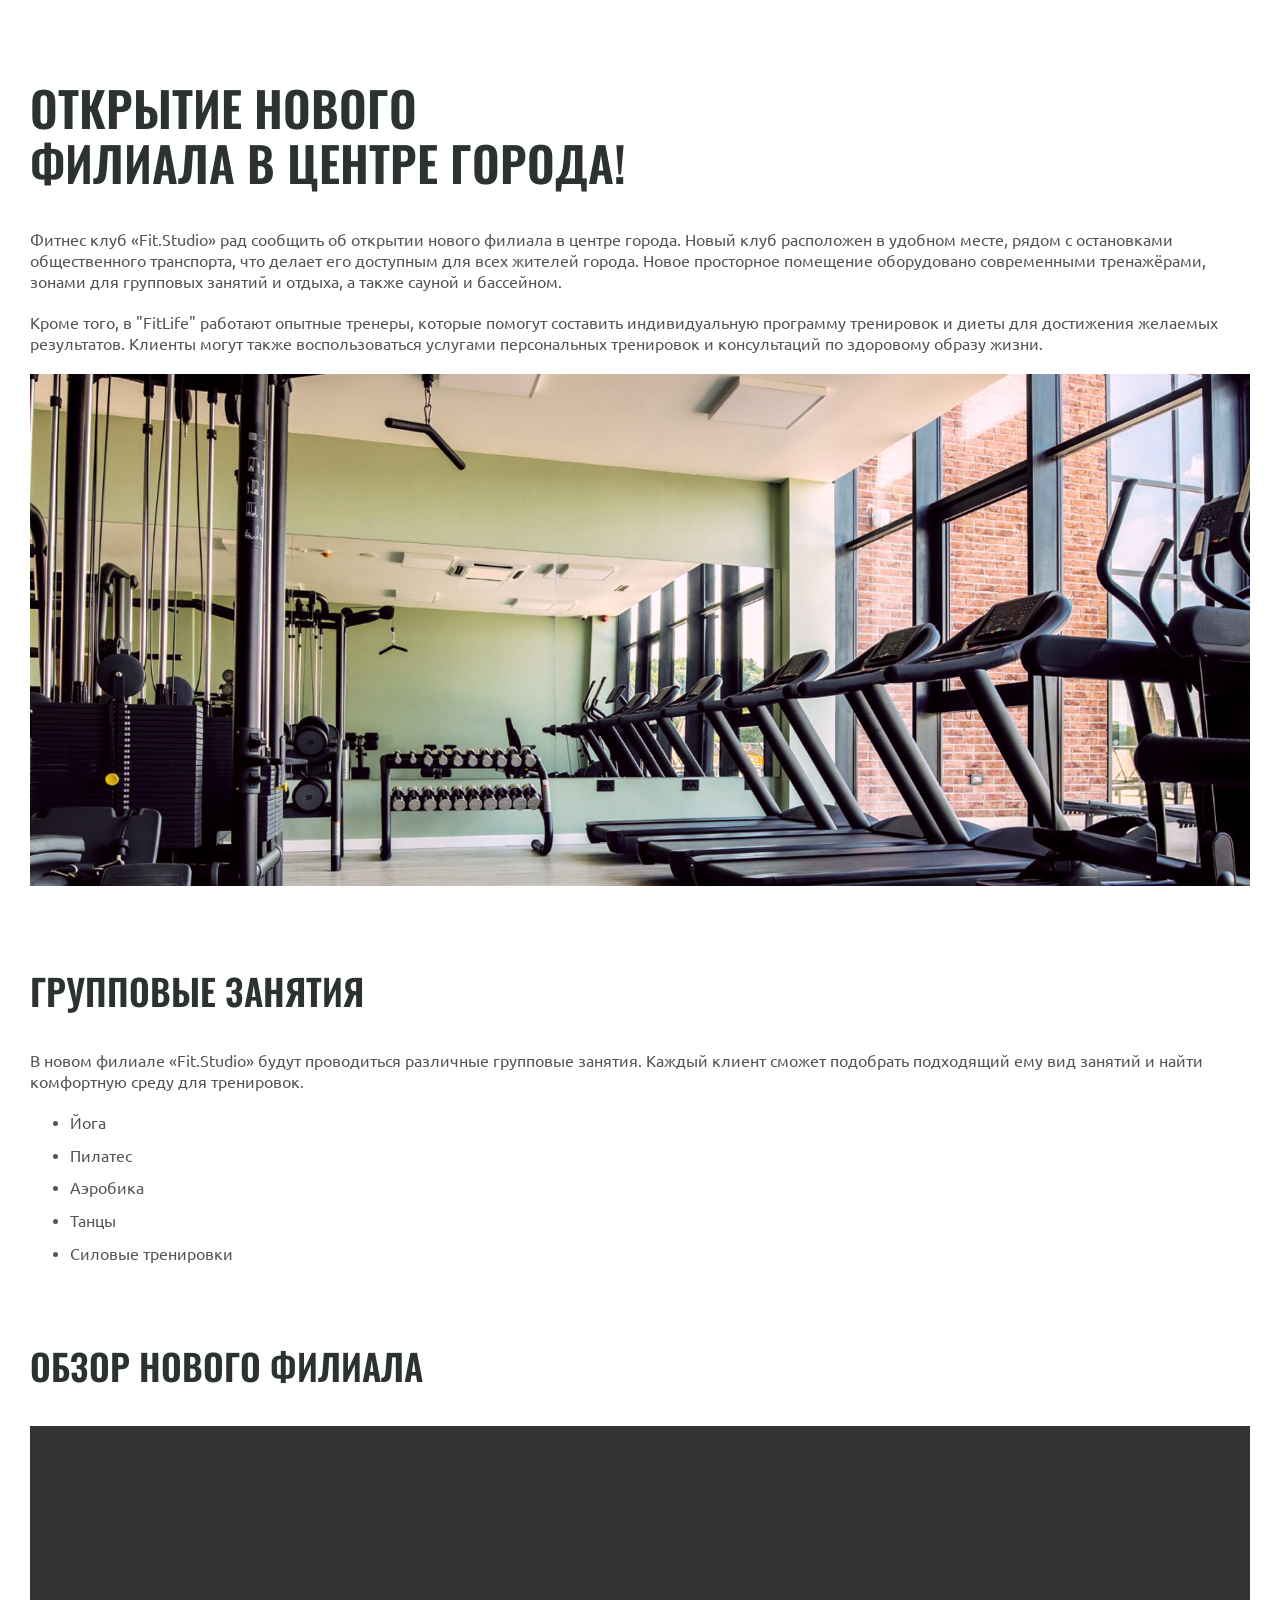
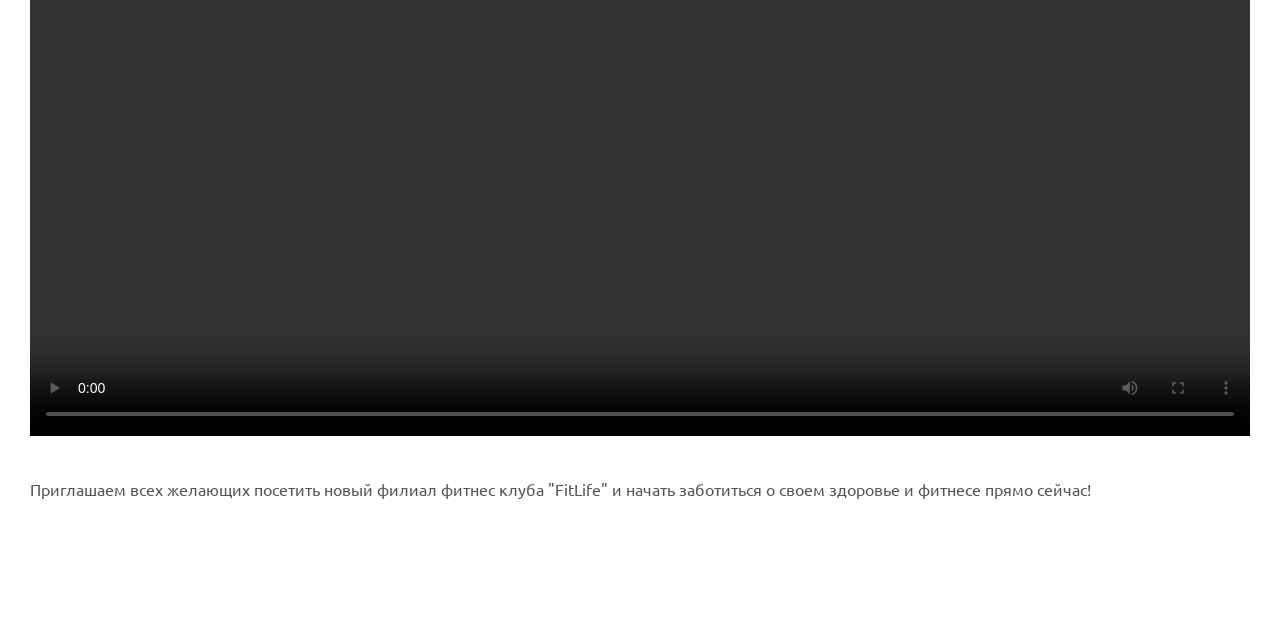
<file: index/article.html>
<!DOCTYPE html>
<html lang="en">
<head>
    <meta charset="UTF-8">
    <meta name="viewport" content="width=device-width, initial-scale=1.0">
    <title>Заголовок</title>
   <link rel="stylesheet" href="./css/normalize.css">
    <link rel="stylesheet" href="./css/fonts.css">
    <link rel="stylesheet" href="./css/article.css">
</head>
<body>
    
    <article class="article"> 
         <div class="container">
            <h1 class="article-title article-title-large">Открытие нового филиала в центре города!</h1>
            <p class="article-text">Фитнес клуб «Fit.Studio» рад сообщить об открытии нового филиала в центре города. Новый клуб расположен в удобном месте, рядом с остановками общественного транспорта, что делает его доступным для всех жителей города. Новое просторное помещение оборудовано современными тренажёрами, зонами для групповых занятий и отдыха, а также сауной и бассейном.</p>

            <p class="article-text article-mb">Кроме того, в "FitLife" работают опытные тренеры, которые помогут составить индивидуальную программу тренировок и диеты для достижения желаемых результатов. Клиенты могут также воспользоваться услугами персональных тренировок и консультаций по здоровому образу жизни.</p>
            <img  class="img" src="./img/gym-img.jpg" width="1220"  height="512" alt="Тренажерный зал ">

        <h2 class="article-title article-title-medium">Групповые занятия</h2>
        <p class="article-text">
            В новом филиале «Fit.Studio» будут проводиться различные групповые занятия. Каждый клиент сможет подобрать подходящий ему вид занятий и найти комфортную среду для тренировок.</p>
<ul class="article-list article-text article-mb">
    <li class="article-item">Йога</li>
    <li class="article-item">Пилатес</li>
    <li class="article-item">Аэробика</li>
    <li class="article-item">Танцы</li>
    <li class="article-item">Силовые тренировки</li>
</ul>
<h2 class="article-title article-title-medium ghy">Обзор нового филиала</h2>
<video src="./videos/gym-video (1).mp4 " width="1220" controls class="video"></video>

<p class="article-text">
           Приглашаем всех желающих посетить новый филиал фитнес клуба "FitLife" и начать заботиться о своем здоровье и фитнесе прямо сейчас! </p>

        </div>
    </article>
  

</body>
</html>
</file>
<file: src/style.css>
*{padding: 0;margin: 0;border: 0;}
*,*:before,*:after{-webkit-box-sizing: border-box;box-sizing: border-box;}
:focus,:active{outline: none;}
a:focus,a:active{outline: none;}
nav,footer,header,aside{display: block;}
html,body{
    height:100%;width:100%;
    font-size:100%;line-height:1;-ms-text-size-adjust:100%;-moz-text-size-adjust:100%;-webkit-text-size-adjust:100%;}
input,button,textarea{font-family:inherit;}
input::-ms-clear{display: none;}
button{cursor: pointer;}
button::-moz-focus-inner{padding:0;border:0;}
a,a:visited{text-decoration: none;}
a:hover{text-decoration: none;}
ul li{list-style: none;}
img{vertical-align: top;}
h1,h2,h3,h4,h5,h6{font-size:inherit;font-weight: inherit;}
a{color:inherit;}



body {
    font-family: "Montserrat",SansSerif;
    color: black;
}

body.overflow {
    overflow: hidden;
}



.layout {
    display: -webkit-box;
    display: -ms-flexbox;
    display: flex;
    min-height: 100vh;
}

.sidebar {
    padding: 40px 24px 40px 0;
    -ms-flex-negative: 0;
    flex-shrink: 0;
    background-color: white;
}



.content {
    -webkit-box-flex: 1;
    -ms-flex-positive: 1;
    flex-grow: 1;
    background-color: #F4F4F4;
}

.container {
    display: -webkit-box;
    display: -ms-flexbox;
    display: flex;
    -webkit-box-orient: vertical;
    -webkit-box-direction: normal;
    -ms-flex-direction: column;
    flex-direction: column;
    -webkit-box-pack: center;
    -ms-flex-pack: center;
    justify-content: center;
    -webkit-box-align: center;
    -ms-flex-align: center;
    align-items: center;
    padding: 150px 60px 80px 60px;
}


.logo {
    margin-left: 60px;
    margin-bottom: 60px;
}

.sidebar__user {
    background-color: #F4F4F4;
    padding: 20px 30px;
    margin-left: 60px;
    margin-bottom: 100px;
    border-radius: 8px;
    border: 1px solid #DADEC9;
}

.sidebar__name {
    color:#161814;
    font-size: 18px;
    font-weight: 500;
    margin-bottom: 6px;
}

.sidebar__text {
    color: #AFB1A7;
    font-size: 13px;
    font-weight: 400;
    line-height: 130%; /* 16.9px */
}

.sidebar__item {
    width: 372px;
}

.sidebar__button {
    display: -webkit-box;
    display: -ms-flexbox;
    display: flex;
    -webkit-box-align: center;
    -ms-flex-align: center;
    align-items: center;
    gap: 10px;
    padding: 20px 60px;
    margin-bottom: 12px;
    border-radius: 0px 100px 100px 0px;
    -webkit-transition: all .5s;
    -o-transition: all .5s;
    transition: all .5s;
    cursor: pointer;
    width: 90%;
    color:#161814;
    font-size: 16px;
    font-weight: 500;
}

.sidebar__button.active , .sidebar__button:hover {
    width: 100%;
    background-color: #DAF765;
}


.content__title {
    color: #161814;
    font-size: 48px;
    font-weight: 700;
    margin-bottom: 40px;
}

.content__list {
    display: -webkit-box;
    display: -ms-flexbox;
    display: flex;
    -webkit-box-align: center;
    -ms-flex-align: center;
    align-items: center;
    -ms-flex-wrap: wrap;
    flex-wrap: wrap;
    gap: 20px;
}



.content__list-item  {
    cursor: pointer;
    padding: 12px 18px;
    background-color: #fff;
    border-radius: 10px;
    border: 1px solid #DADEC9;
    -webkit-transition: all .3s;
    -o-transition: all .3s;
    transition: all .3s;
}

.content__list-item:hover,.content__list-diplom:hover {
    background-color: #AFB1A7;
}

li a {
    padding: 12px 18px;

}


.content__list-diplom {
    -webkit-transition: all .3s;
    -o-transition: all .3s;
    transition: all .3s;
    display: inline-block;
    padding: 12px 18px;
    background-color: #fff;
    border-radius: 10px;
    border: 1px solid #DADEC9;
}

.content__decor {
    display: -webkit-box;
    display: -ms-flexbox;
    display: flex;
    -webkit-box-align: center;
    -ms-flex-align: center;
    align-items: center;
}

.content__decor-text {
    color:#BEDD44;
    font-size: 36px;
    font-weight: 700;
    line-height: 110%; /* 39.6px */
}

.content__block {
    max-width: 1200px;
}

.content__block.hidden {
    display: none;
}

.content__decor-img img{
    width: 100%;
}

.burger {
    display: none;
    padding: 5px;
    position: fixed;
    top: 3%;
    right: 7%;
    width: 40px;
    height: 40px;
    background-color: #161814;
    border-radius: 50%;
    z-index: 10;
    border: 1px solid #DAF765;
}

@media (max-width: 768px) {
    .burger {
        display: block;
    }

    .sidebar {
        -webkit-transition: all .3s;
        -o-transition: all .3s;
        transition: all .3s;
        -webkit-transform: translateX(-100%);
        -ms-transform: translateX(-100%);
        transform: translateX(-100%);
        position: fixed;
        top: 0;
        left: 0;
        bottom: 0;
        z-index: 5;
    }

    .sidebar.show {
        -webkit-transform: translateX(0%);
        -ms-transform: translateX(0%);
        transform: translateX(0%);
    }

    .overlay {
        opacity: 0;
        pointer-events: none;
        -webkit-transition: all .3s;
        -o-transition: all .3s;
        transition: all .3s;
        position: absolute;
        top: 0;
        right: 0;
        left: 0;
        bottom: 0;
        z-index: 3;
        background-color: #000000e0;
    }

    .overlay.show {
        opacity: 1;
        pointer-events: all;
    }

    .container {
        padding: 40px 20px;
        min-height: 100%;
    }

    .content__decor {
        margin-top: 20px;
        -webkit-box-orient: vertical;
        -webkit-box-direction: normal;
        -ms-flex-direction: column;
        flex-direction: column;
    }
}

@media (max-width: 400px) {
    .sidebar__user {
        margin-left: 0;
    }
}
</file>
<file: 3344/css/style.css>
* {
  box-sizing: border-box;
}

body {
  display: flex;
  justify-content: center;
  align-items: center;
  font-family: sans-serif;
  min-height: 100vh;
}

.form {
  border: 1px solid #333;
  border-radius: 6px;
  max-width: 400px;
  width: 100%;
  padding: 30px;
}

.form-group {
  border: none;
  padding: 0;
}

.form-group-title {
  font-weight: 700;
  padding: 0;
  margin-bottom: 15px;
}

.label {
  display: inline-block;
  margin-bottom: 10px;
}

.textarea {
  max-height: 150px;
  min-height: 30px;
  resize: vertical;
}

.input,
.textarea {
  border: 1px solid #333;
  border-radius: 6px;
  width: 100%;
  padding: 5px 12px;
  margin-bottom: 20px;
  outline: none;
}

.input:disabled,
.textarea:disabled {
  opacity: 0.5;
}

.checkbox-label {
  padding-left: 22px;
}

.checkbox {
  position: absolute;
  appearance: none;
  outline: none;
}

.checkbox::after {
  content: "";
  position: absolute;
  width: 16px;
  height: 16px;
  margin-left: -22px;
  border: 1px solid #333;
  border-radius: 4px;
  cursor: pointer;
}

.checkbox:checked::after {
  background: url("../images/check-icon.svg") no-repeat center, #9e1fff;
}

.checkbox-text {
  font-size: 14px;
}

.button {
  border: none;
  border-radius: 6px;
  padding: 6px 18px;
  background-color: #9e1fff;
  color: #fff;
  cursor: pointer;
  transition: opacity 0.2s;
}

.button:hover {
  opacity: 0.85;
}

.button:not(:disabled):active {
  background-color: #8719db;
}

.button:disabled,
.checkbox:disabled::after {
  opacity: 0.5;
  cursor: not-allowed;
}

.input:focus-visible,
.textarea:focus-visible,
.checkbox:focus-visible::after,
.button:focus-visible {
  outline: 2px solid #9e1fff;
  outline-offset: 1px;
}
</file>
<file: 666/css/style.css>
body{
    font-family: sans-serif;
}
</file>
<file: 1464/css/fonts.css>
@font-face {
    font-family: 'ubuntu';
    src:local("ubuntu"), url("../fonts/ubuntu-light.woff2") format('woff2');
    font-weight: 300;
    font-style: normal;
    font-display: swap;
}


@font-face {
    font-family: 'ubuntu';
    src:local("ubuntu"), url("../fonts/ubuntu-regular.woff2") format('woff2');
    font-weight: 400;
    font-style: normal;
    font-display: swap;
}


@font-face {
    font-family: 'ubuntu';
    src:local("ubuntu"), url("../fonts/ubuntu-medium.woff2") format('woff2');
    font-weight: 500;
    font-style: normal;
    font-display: swap;
}

@font-face {
    font-family: 'Oswald';
    src:local("Oswald"), url("../fonts/oswald-medium.woff2") format('woff2');
    font-weight: 500;
    font-style: normal;
    font-display: swap;
}
@font-face {
    font-family: 'Oswald';
    src:local("Oswald"), url("../fonts/oswald-semibold.woff2") format('woff2');
    font-weight: 600;
    font-style: normal;
    font-display: swap;
}
</file>
<file: 1464/css/globas.css>
html {
    font-family: ubuntu, sans-serif;
    font-weight: 500;
}

 *, *::before , *::after {
    box-sizing: border-box;
}

h1,h2,h3,h4,h5,h6, p {
    margin: 0%;
}
.container {
    max-width:1250px ;
    margin: 0 auto;
    padding: 0 15px;

}
a {
     text-decoration: none;
}


a, button { 
    outline: none;
}
body {
    display: flex;
    flex-direction: column;
   min-height: 100vh; 
}

.text {
     color:#535755; 
    font-weight: 400;
    font-size: 16px;
    line-height: 130%;
}

.button {
     padding: 19px 32px;
     background-color:#3596ed;
     font-weight: 500;
    font-size: 15px;
    line-height: 130%;
    letter-spacing: 0.02em;
    text-align: center;
    text-transform: uppercase;
    color:#fff;
    display: inline-block;
    transition: opacity 0.8s background-color 0.2s;
}

.button:hover {
    opacity: 0.75;
}

button.button:disabled {
    opacity: 0.65;
    cursor: default;
}


.button:not(:disabled):active {
 background-color: #2d82cd;
}


.section {
    margin-bottom: 140px;
}

.title-large {
    font-family: oswald;
    font-weight: 600;
    line-height: 115%;
    text-transform: uppercase;
    color: #2c332f;
    margin-bottom: 40px;
    max-width:596px ;
    font-size: 48px;
}

.title-medium {
    font-family: Oswald,sans-serif;
    font-size: 24px;
    line-height: 115%;
    text-transform: uppercase;
    color: #2c332f;
}



.text-sub {
     font-weight: 300;
    font-size: 14px;
    letter-spacing: 0.04em;
    text-transform: uppercase;
    color:#858e8a ;

}

a:focus-visible, button:focus-visible,
summary:focus-visible {
 outline: 2px solid  blue;
 outline-offset: 1px;
}

a:active {
    color: rgb(1, 1, 181);
}
</file>
<file: 1464/css/header.css>
.header-inner {
    display: flex;
    justify-content: space-between;
    align-items: center;
    padding-bottom: 30px;
    padding-top: 30px;
    border-bottom:1px solid #d3cbd9 ;
    gap: 10px;
}

.phone {
    text-align: right;
}


.phone p { 
    margin-bottom: 8px;

}

 .phone a {
    font-weight: 500;
    font-size: 18px;
    color: #2c332f;
    transition: color 0.2s;

 }

 .phone a:hover {
    color:#3596ed
 }
</file>
<file: 1464/css/article.css>
html {
    font-family: ubuntu, sans-serif;
    font-weight: 500;
}

body * {
    box-sizing: border-box;
}

h1,h2,h3,h4,h5,h6, p {
    margin: 0%;
}

.article {
    padding-bottom: 120px;
    padding-top:80px;
}

.container {
    max-width:1250px ;
    margin: 0 auto;
    padding: 0 15px;

}



.article-title-medium{
font-size: 36px;

}



.article-text {
font-weight: 400;
font-size: 16px;
line-height: 130%;
color: #575353;
margin-bottom: 20px;
}

.article-md-1 {
    margin-bottom: 80px;
}

.article-md-2 {
    margin-bottom: 40px;
}

.article-decor-wrapper {
    position: relative;
}

.article-decor-wrapper::before {
    content: "";
 position: absolute;
 z-index: -1;
 background:url("../img/decor-icon.svg") no-repeat ;
 width: 528px;
 height: 40px;
}

.article-decor-wrapper-1::before {
    left: -350px;
    top: 100px;

}


.article-decor-wrapper-2::before {
    right: -350px;
    bottom: 136px;
}

.img {
    margin-bottom: 80px;
    width: 100%;
}

.article-list {
    margin-top: 0;
    padding-left: 16px;
}

.article-item {
    margin-bottom: 12px;
}


.article-item::marker {
    color: #3596ed;
    font-size: 22px;

}

.ghy {
    margin-top: 80px;
}


.article-play-button {
    position: absolute;
    background-color:#3596ed ;
    border: none    ;
    padding: 0;
    width: 60px;
    height:60px ;
    border-radius: 50%;
    cursor: pointer;
    top: 40%;
    left: 50%;
    transform: translate(-40% -50%);
    align-items: center;
    justify-content: center;
    display: flex;
    transition:opacity 0.2s, background-color 0.2s ;
}

   .article-play-button:hover{
   background-color: rgb(42, 42, 243);
   }
   
    .article-play-button:not(:disabled):active {
    background-color: rgb(1, 1, 181);
}
</file>
<file: 1464/css/footer.css>
.footer {
    padding: 60px 0 40px;
    background-image: linear-gradient(90deg, rgba(73, 169, 255, 0.2) 0%, rgba(252, 124, 217, 0.2) 100%);
    text-align: center;
    margin-top: auto;
}


.footer-top {
    padding-bottom: 40px;
    margin-bottom: 40px;
    border-bottom: 1px solid #d3cbd9;
}

.footer-logo { 
    display:inline-block;
    margin-bottom: 40px;
}
.menu ul {
    display: flex;
    list-style:none ;
    margin: 0;
    padding: 0;
    justify-content: center;
    align-items: center;
    gap: 60px;
}

.menu a {
font-weight: 400;
font-size: 16px;
line-height: 130%;
color: #535755;
transition: color 0.2s;
}

.menu a:hover {
    color: #3596ed;
}

.copyright {
    font-weight: 400;
    font-size: 14px;
    letter-spacing: 0.04em;
    color: #858e8a;
}
</file>
<file: 1464/css/index.css>
.hero {
    padding-top: 80px;
    position: relative;
}

.hero::after{
    content: "";
    background: url("../img/decor.svg") repeat-x;
    width: 100%;
    height: 48px;
    position: absolute;
    bottom: 106px;
    z-index: -1;
}
.hero-container {
     display: flex;
     align-items: center;
     gap: 28px;
}


.hero-choose {
position: absolute;
top: 40px;
left: 50%;
transform: translateX(-50%);
max-width: 161px;
padding: 22px;
background-color: rgba(255, 255, 255, 0.9);
border: 1px solid #535755;
text-align: center;
}


.hero-images {
    display: flex;
    position: relative;
}

.hero h1 {
    margin-bottom: 40px;
    font-family: Oswald, sans-serif;
    font-weight: 600;
    font-size: 62px;
    line-height: 115%;
    text-transform: uppercase;
    color: #2c332f;
}

.hero h1 strong {
    font-weight: 600;
     color:#3596ed;;
}
.hero p {
    color:#535755; 
    font-weight: 400;
    font-size: 16px;
    line-height: 130%;
}

.hero-info .text {
    margin-bottom: 140px;
    max-width: 440px;
}

.news-container {
    display: flex;
    gap: 28px;
}


.news-article {
    border: 1px solid #d3cbd9;
    max-width: 284px;
    background-color: #fff;
    overflow: hidden;
}


.news-article img {
    display: block;
}
.news-info {
    padding: 20px 20px 0;
    margin-bottom:12px;
}

.news-article footer {
    padding: 0 20px 20px;
}

.news-date {
    display: inline-block;
    margin-bottom: 8px;
}

.news-link {
    display: inline-flex;
    align-items: center;
    gap: 8px;
    color:#3596ed; 
    font-weight: 400;
    font-size: 16px;
    line-height: 130%;
   
}

.news-link::after {
     transition: transform 0.2s;
    display: inline-block;
    content: "";
    width: 21px;
    height: 8px;
    background-image: url("../img/arrow-right-icon.svg");
}

.news-link:hover::after {
    transform: translateX(4px);
}

.faq {
    position: relative;
}

.faq::before {
    content: "";
    background: url("../img/decor.svg") repeat-x;
    width: calc(50% - 20%);
    height: 48px;
    position: absolute;
   top: 215px;
    z-index: -1;
}


.faq-container {
    display: flex;
    gap: 28px;
}

details { 
margin-bottom: 20px;
border-block: 1px solid #d3cbd9 ;
}


details[open] summary::after {
    transform: rotate(180deg);
}


summary {
    display: flex;
    align-items: center;
    justify-content: space-between;
    list-style: none;
    gap: 10px;
    padding: 20px;
    cursor: pointer;
}

summary::after {
    content: "";
    display: inline-block;
    width: 17px;
    height: 22px;
    background: url("../img/arrow-down.png") no-repeat  center / cover;
}

summary::-webkit-details-marker {
display: none;
} 

details > p {
    padding: 0 20px 20px;
}
</file>
<file: 1561/css/fonts.css>
@font-face {
    font-family: 'ubuntu';
    src:local("ubuntu"), url("../fonts/ubuntu-light.woff2") format('woff2');
    font-weight: 300;
    font-style: normal;
    font-display: swap;
}


@font-face {
    font-family: 'ubuntu';
    src:local("ubuntu"), url("../fonts/ubuntu-regular.woff2") format('woff2');
    font-weight: 400;
    font-style: normal;
    font-display: swap;
}


@font-face {
    font-family: 'ubuntu';
    src:local("ubuntu"), url("../fonts/ubuntu-medium.woff2") format('woff2');
    font-weight: 500;
    font-style: normal;
    font-display: swap;
}

@font-face {
    font-family: 'Oswald';
    src:local("Oswald"), url("../fonts/oswald-medium.woff2") format('woff2');
    font-weight: 500;
    font-style: normal;
    font-display: swap;
}
@font-face {
    font-family: 'Oswald';
    src:local("Oswald"), url("../fonts/oswald-semibold.woff2") format('woff2');
    font-weight: 600;
    font-style: normal;
    font-display: swap;
}
</file>
<file: 1561/css/globas.css>
html {
    font-family: ubuntu, sans-serif;
    font-weight: 500;
}

 *, *::before , *::after {
    box-sizing: border-box;
}

h1,h2,h3,h4,h5,h6, p {
    margin: 0%;
}
.container {
    max-width:1250px ;
    margin: 0 auto;
    padding: 0 15px;

}
a {
     text-decoration: none;
}

body {
    display: flex;
    flex-direction: column;
   min-height: 100vh; 
}
</file>
<file: 1561/css/header.css>
.header-inner {
    display: flex;
    justify-content: space-between;
    align-items: center;
    padding-bottom: 30px;
    padding-top: 30px;
    border-bottom:1px solid #d3cbd9 ;
    gap: 10px;
}

.phone {
     font-weight: 300;
    font-size: 14px;
    letter-spacing: 0.04em;
    text-transform: uppercase;
    text-align: right;
    color:#858e8a ;

}


.phone p { 
    margin-bottom: 8px;

}

 .phone a {
    font-weight: 500;
    font-size: 18px;
    color: #2c332f;
    transition: color 0.2s;

 }

 .phone a:hover {
    color:#3596ed
 }
</file>
<file: 1561/css/article.css>
html {
    font-family: ubuntu, sans-serif;
    font-weight: 500;
}

body * {
    box-sizing: border-box;
}

h1,h2,h3,h4,h5,h6, p {
    margin: 0%;
}

.article {
    padding-bottom: 120px;
    padding-top:80px;
}

.container {
    max-width:1250px ;
    margin: 0 auto;
    padding: 0 15px;

}

.article-title {
    font-family: oswald;
    font-weight: 600;
    line-height: 115%;
    text-transform: uppercase;
    color: #2c332f;
    margin-bottom: 40px;
    max-width:596px ;

}

.article-title-large{
font-size: 48px;

}

.article-title-medium{
font-size: 36px;

}



.article-text {
font-weight: 400;
font-size: 16px;
line-height: 130%;
color: #575353;
margin-bottom: 20px;
}

.article-md-1 {
    margin-bottom: 80px;
}

.article-md-2 {
    margin-bottom: 40px;
}

.article-decor-wrapper {
    position: relative;
}

.article-decor-wrapper::before {
    content: "";
 position: absolute;
 z-index: -1;
 background:url("../img/decor-icon.svg") no-repeat ;
 width: 528px;
 height: 40px;
}

.article-decor-wrapper-1::before {
    left: -350px;
    top: 100px;

}


.article-decor-wrapper-2::before {
    right: -350px;
    bottom: 136px;
}

.img {
    margin-bottom: 80px;
    width: 100%;
}

.article-list {
    margin-top: 0;
    padding-left: 16px;
}

.article-item {
    margin-bottom: 12px;
}


.article-item::marker {
    color: #3596ed;
    font-size: 22px;

}





.ghy {
    margin-top: 80px;
}


.article-play-button {
    position: absolute;
    background-color:#3596ed ;
    border: none    ;
    padding: 0;
    width: 60px;
    height:60px ;
    border-radius: 50%;
    cursor: pointer;
    top: 50%;
    left: 50%;
    transform: translate(-50% -50%);
    justify-items: center;
    align-content: center;
    display: flex;
}
</file>
<file: 1561/css/footer.css>
.footer {
    padding: 60px 0 40px;
    background-image: linear-gradient(90deg, rgba(73, 169, 255, 0.2) 0%, rgba(252, 124, 217, 0.2) 100%);
    text-align: center;
    margin-top: auto;
}


.footer-top {
    padding-bottom: 40px;
    margin-bottom: 40px;
    border-bottom: 1px solid #d3cbd9;
}

.footer-logo { 
    display:inline-block;
    margin-bottom: 40px;
}
.menu ul {
    display: flex;
    list-style:none ;
    margin: 0;
    padding: 0;
    justify-content: center;
    align-items: center;
    gap: 60px;
}

.menu a {
font-weight: 400;
font-size: 16px;
line-height: 130%;
color: #535755;
transition: color 0.2s;
}

.menu a:hover {
    color: #3596ed;
}

.copyright {
    font-weight: 400;
    font-size: 14px;
    letter-spacing: 0.04em;
    color: #858e8a;
}
</file>
<file: 888/css/fonts.css>
@font-face {
    font-family: 'ubuntu';
    src:local("ubuntu"), url("../fonts/ubuntu-light.woff2") format('woff2');
    font-weight: 300;
    font-style: normal;
    font-display: swap;
}


@font-face {
    font-family: 'ubuntu';
    src:local("ubuntu"), url("../fonts/ubuntu-regular.woff2") format('woff2');
    font-weight: 400;
    font-style: normal;
    font-display: swap;
}


@font-face {
    font-family: 'ubuntu';
    src:local("ubuntu"), url("../fonts/ubuntu-medium.woff2") format('woff2');
    font-weight: 500;
    font-style: normal;
    font-display: swap;
}

@font-face {
    font-family: 'Oswald';
    src:local("Oswald"), url("../fonts/oswald-medium.woff2") format('woff2');
    font-weight: 500;
    font-style: normal;
    font-display: swap;
}
@font-face {
    font-family: 'Oswald';
    src:local("Oswald"), url("../fonts/oswald-semibold.woff2") format('woff2');
    font-weight: 600;
    font-style: normal;
    font-display: swap;
}
</file>
<file: 888/css/article.css>
html {
    font-family: ubuntu, sans-serif;
    font-weight: 500;
}

body * {
    box-sizing: border-box;
}

h1,h2,h3,h4,h5,h6, p {
    margin: 0%;
}

.article {
    padding-bottom: 120px;
    padding-top:80px;
}

.container {
    max-width:1250px ;
    margin: 0 auto;
    padding: 0 15px;

}

.article-title {
    font-family: oswald;
    font-weight: 600;
    line-height: 115%;
    text-transform: uppercase;
    color: #2c332f;
    margin-bottom: 40px;
    max-width:596px ;

}

.article-title-large{
font-size: 48px;

}

.article-title-medium{
font-size: 36px;

}



.article-text {
font-weight: 400;
font-size: 16px;
line-height: 130%;
color: #575353;
margin-bottom: 20px;
}

.article-md-1 {
    margin-bottom: 80px;
}

.article-md-2 {
    margin-bottom: 40px;
}

.article-decor-wrapper {
    position: relative;
}

.article-decor-wrapper::before {
    content: "";
 position: absolute;
 z-index: -1;
 background:url("../img/decor-icon.svg") no-repeat ;
 width: 528px;
 height: 40px;
}

.article-decor-wrapper-1::before {
    left: -350px;
    top: 100px;

}


.article-decor-wrapper-2::before {
    right: -350px;
    bottom: 136px;
}

.img {
    margin-bottom: 80px;
    width: 100%;
}

.article-list {
    margin-top: 0;
    padding-left: 16px;
}

.article-item {
    margin-bottom: 12px;
}


.article-item::marker {
    color: #3596ed;
    font-size: 22px;

}





.ghy {
    margin-top: 80px;
}


.article-play-button {
    position: absolute;
    background-color:#3596ed ;
    border: none    ;
    padding: 0;
    width: 60px;
    height:60px ;
    border-radius: 50%;
    cursor: pointer;
    top: 50%;
    left: 50%;
    transform: translate(-50% -50%);
    justify-items: center;
    align-content: center;
    display: flex;
}
</file>
<file: index/css/fonts.css>
@font-face {
    font-family: 'ubuntu';
    src:local("ubuntu"), url("../fonts/ubuntu-light.woff2") format('woff2');
    font-weight: 300;
    font-style: normal;
    font-display: swap;
}


@font-face {
    font-family: 'ubuntu';
    src:local("ubuntu"), url("../fonts/ubuntu-regular.woff2") format('woff2');
    font-weight: 400;
    font-style: normal;
    font-display: swap;
}


@font-face {
    font-family: 'ubuntu';
    src:local("ubuntu"), url("../fonts/ubuntu-medium.woff2") format('woff2');
    font-weight: 500;
    font-style: normal;
    font-display: swap;
}

@font-face {
    font-family: 'Oswald';
    src:local("Oswald"), url("../fonts/oswald-medium.woff2") format('woff2');
    font-weight: 500;
    font-style: normal;
    font-display: swap;
}
@font-face {
    font-family: 'Oswald';
    src:local("Oswald"), url("../fonts/oswald-semibold.woff2") format('woff2');
    font-weight: 600;
    font-style: normal;
    font-display: swap;
}
</file>
<file: index/css/article.css>
html {
    font-family: ubuntu, sans-serif;
    font-weight: 500;
}

body * {
    box-sizing: border-box;
}

h1,h2,h3,h4,h5,h6, p {
    margin: 0%;
}

.article {
    padding-bottom: 120px;
    padding-top:80px;
}

.container {
    max-width:1250px ;
    margin: 0 auto;
    padding: 0 15px;

}

.article-title {
    font-family: oswald;
    font-weight: 600;
    line-height: 115%;
    text-transform: uppercase;
    color: #2c332f;
    margin-bottom: 40px;
    max-width:596px ;

}

.article-title-large{
font-size: 48px;

}

.article-title-medium{
font-size: 36px;

}



.article-text {
font-weight: 400;
font-size: 16px;
line-height: 130%;
color: #575353;
margin-bottom: 20px;
}

.article-md {
    margin-bottom: 40px;
}

.img {
    margin-bottom: 80px;
    width: 100%;
}

.article-list {
    margin-top: 0;
    padding-left: 5;
}

.article-item {
    margin-bottom: 12px;
}

.ghy {
    margin-top: 80px;
}

.video {
    margin-bottom: 40px;
}
</file>
